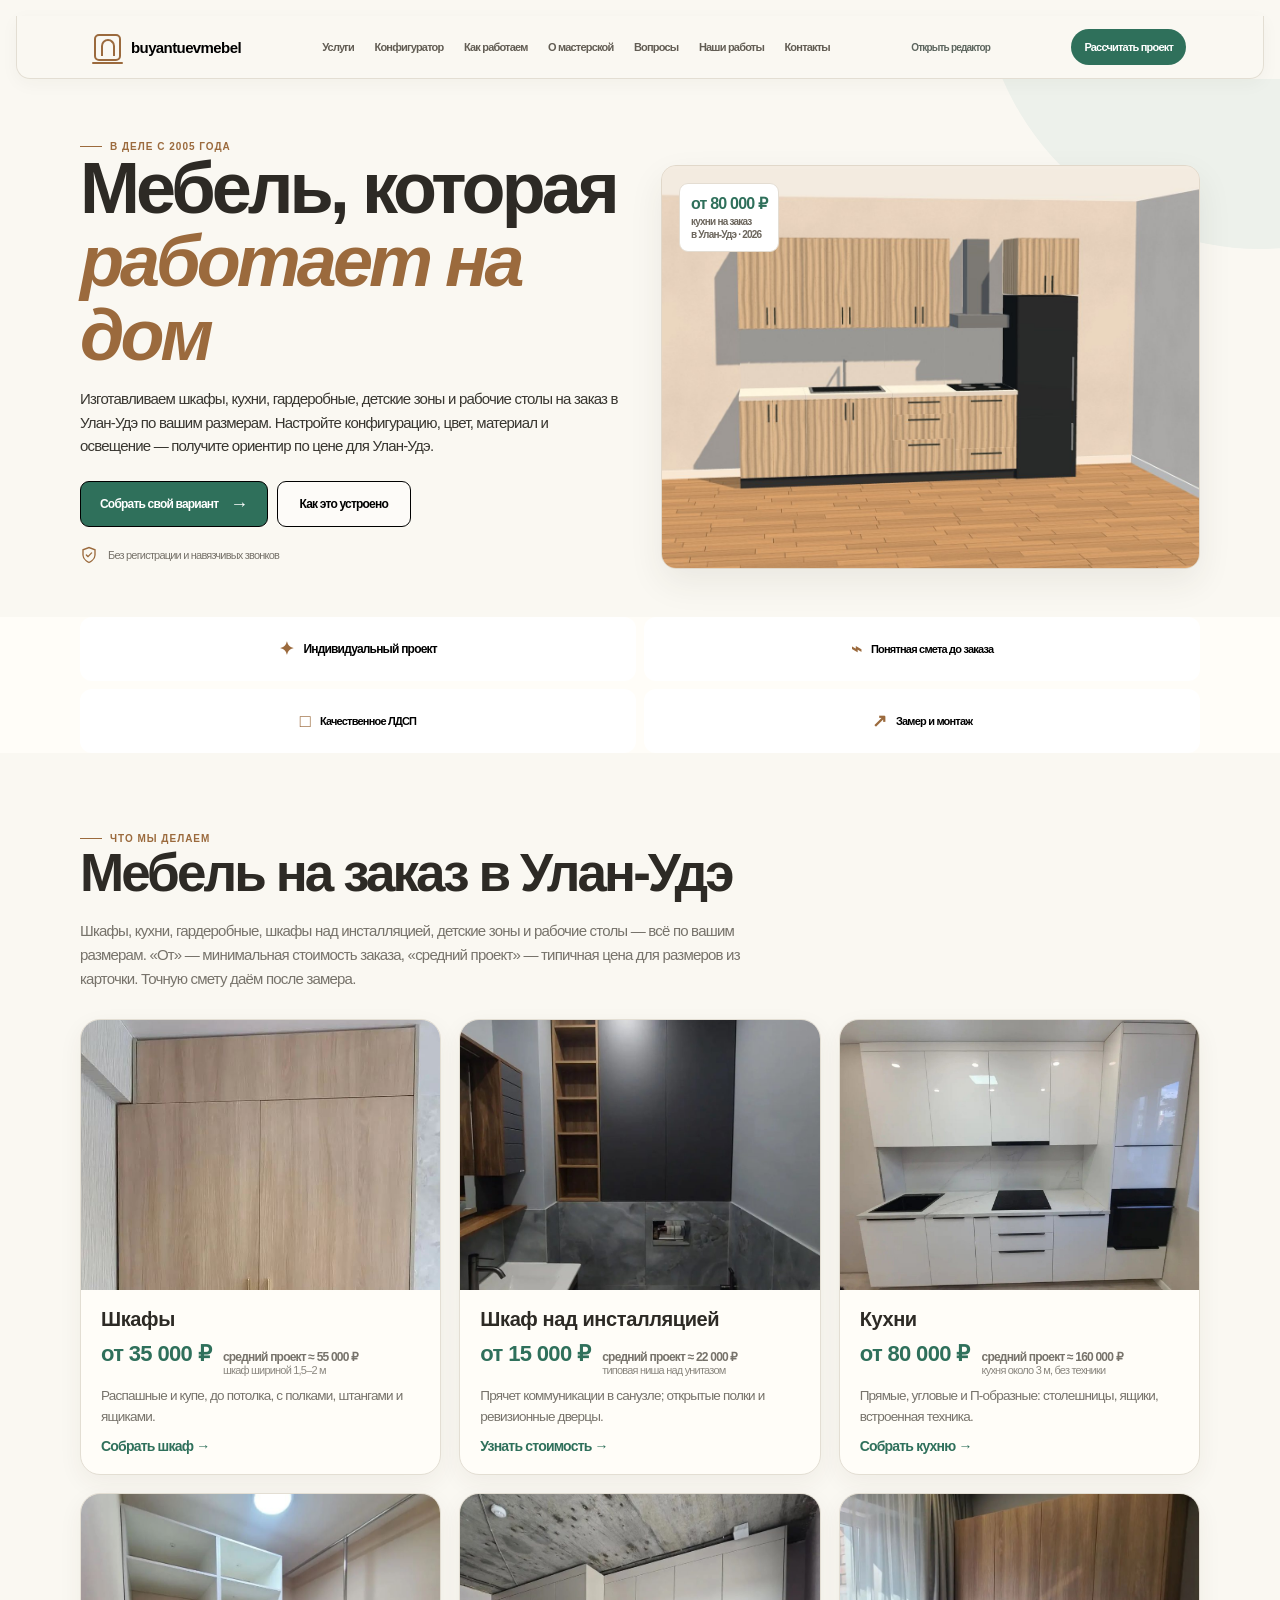
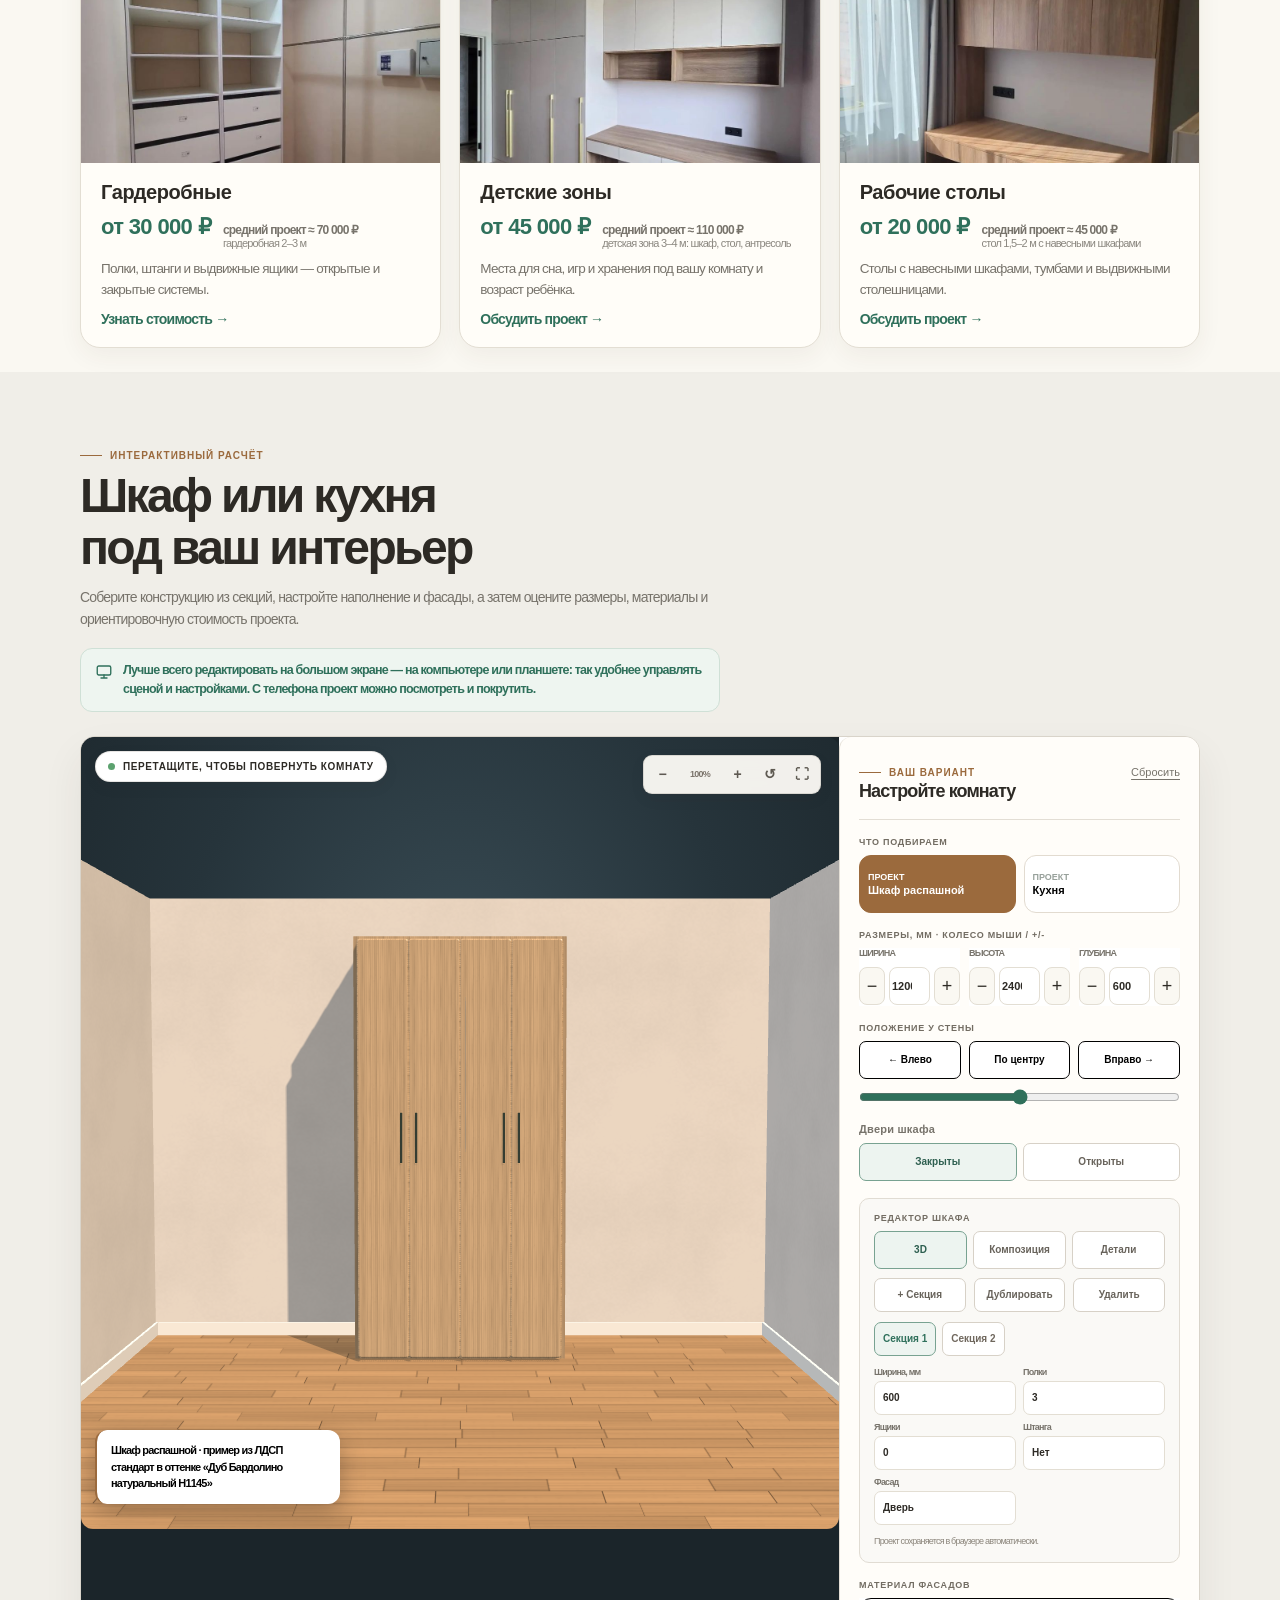
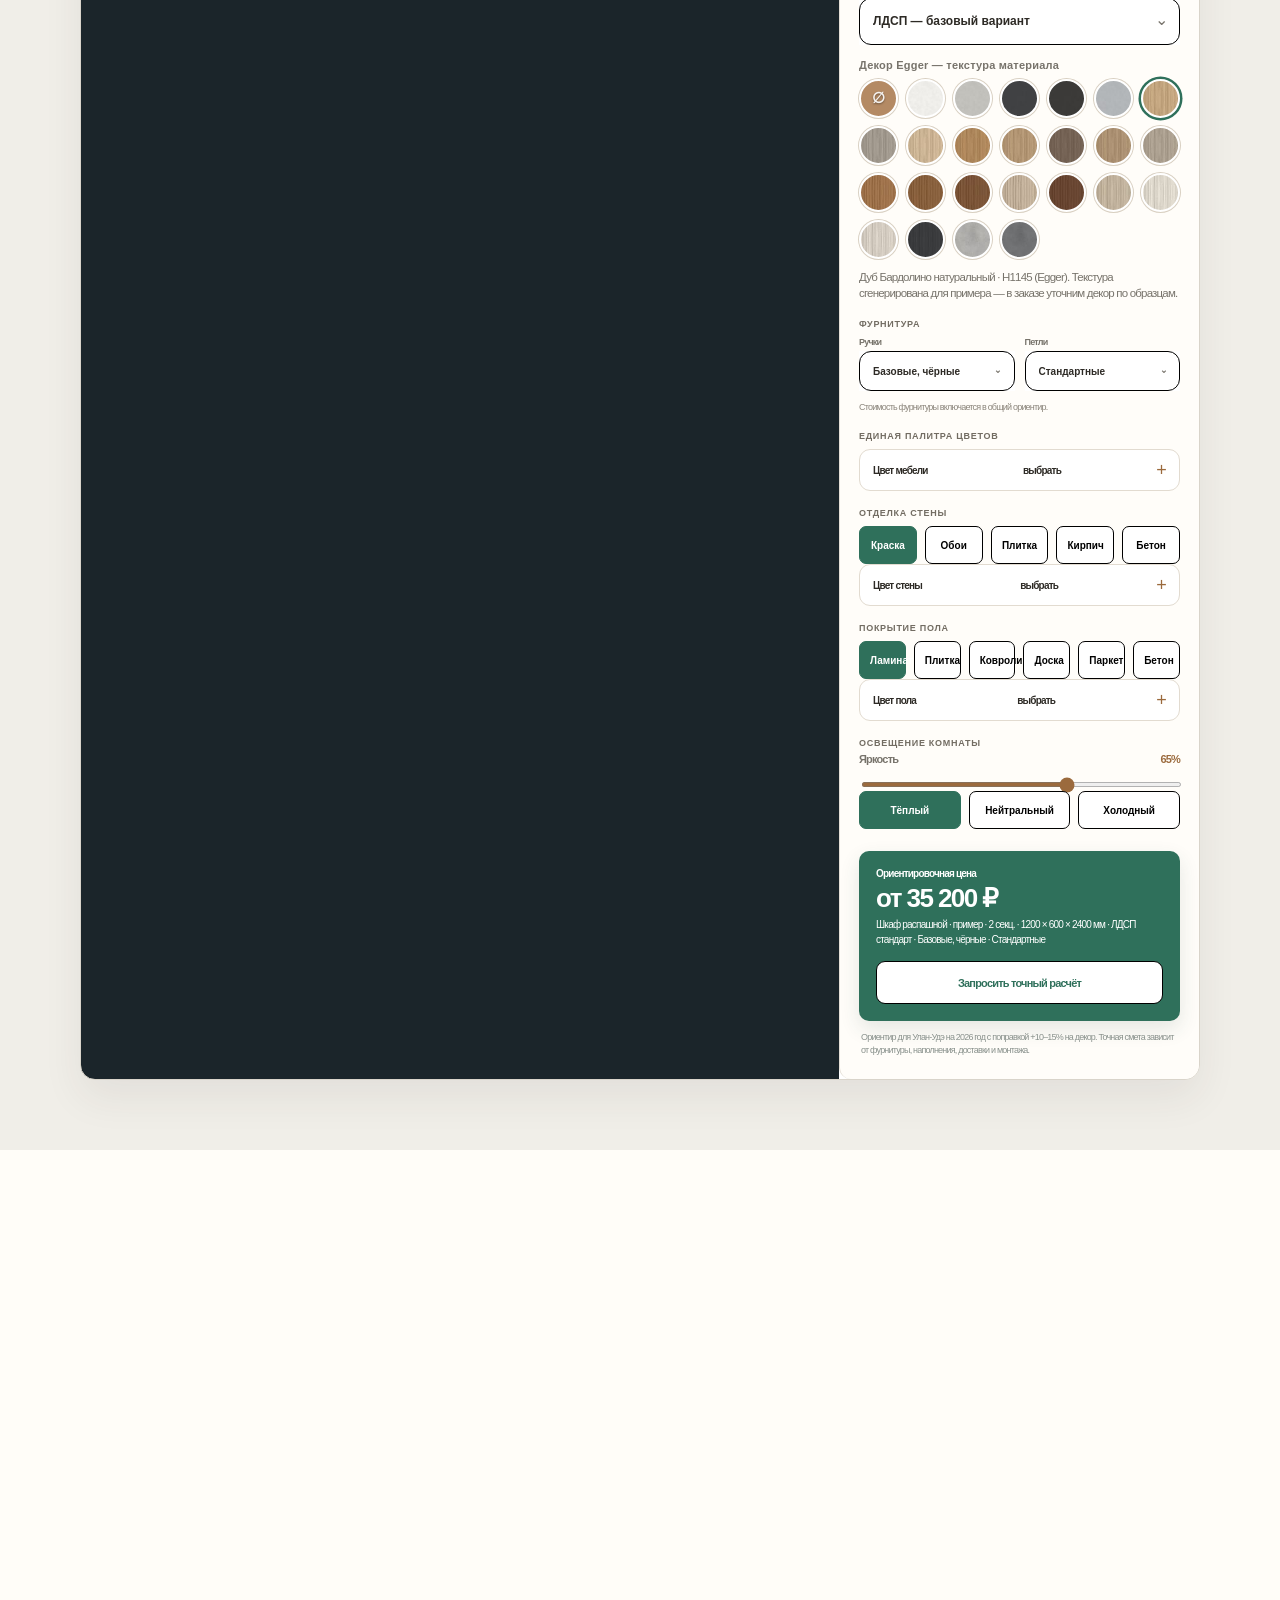
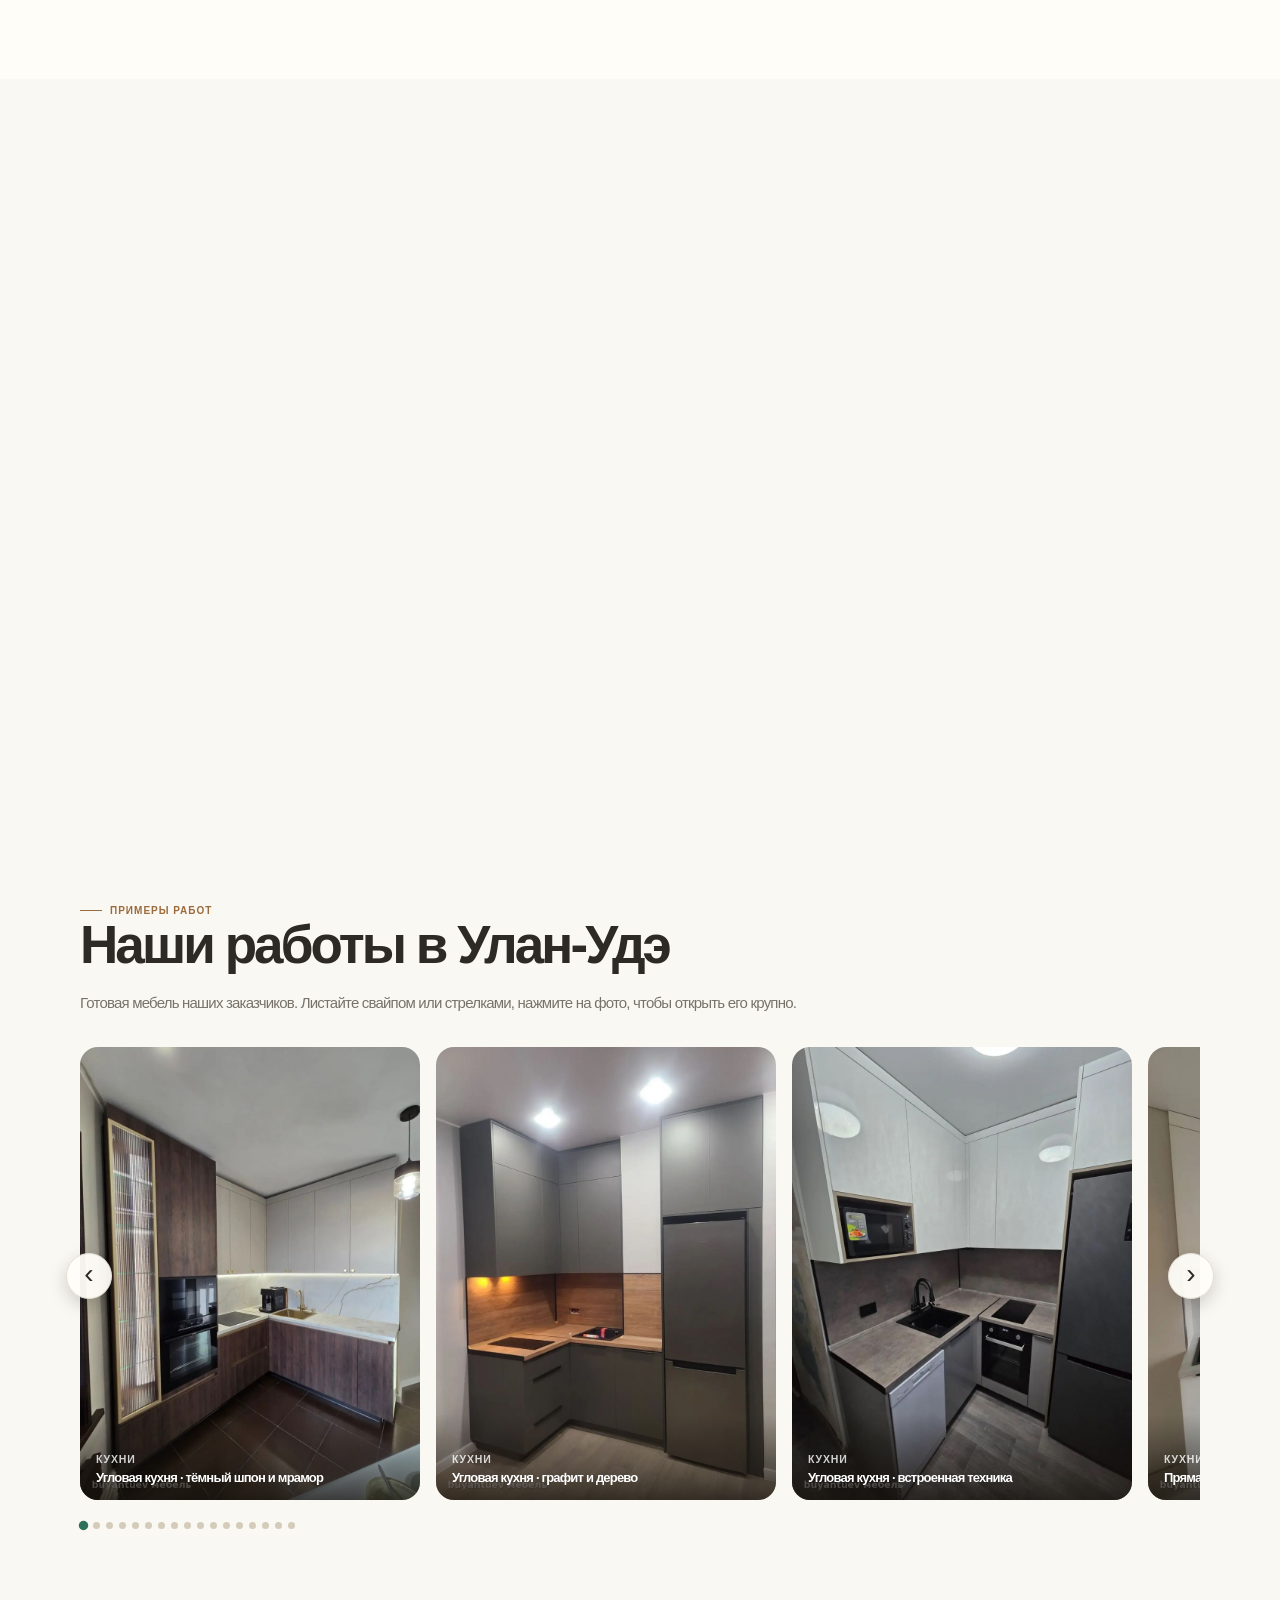
<file: index.html>
<!DOCTYPE html>
<html lang="ru">
<head>
  <meta charset="UTF-8" />
  <meta name="viewport" content="width=device-width, initial-scale=1.0" />
  <meta http-equiv="Content-Security-Policy" content="default-src 'self'; script-src 'self' https://mc.yandex.ru https://yastatic.net; style-src 'self' 'unsafe-inline' https://fonts.googleapis.com; font-src https://fonts.gstatic.com; img-src 'self' data: blob: https://mc.yandex.ru; connect-src 'self' https://mc.yandex.ru https://mc.webvisor.com https://mc.webvisor.org https://yastatic.net; media-src 'none'; object-src 'none'; child-src blob: https://mc.yandex.ru https://mc.webvisor.com https://mc.webvisor.org; frame-src blob: https://mc.yandex.ru https://mc.webvisor.com https://mc.webvisor.org; base-uri 'self'; form-action 'self'; worker-src 'self' blob:" />
  <meta name="referrer" content="strict-origin-when-cross-origin" />
  <script src="js/guard.js"></script>
  <script src="js/metrika.js" defer></script>
  <meta name="description" content="Мебель на заказ в Улан-Удэ от мастерской buyantuev с 2005 года: шкафы от 35 000 ₽, кухни от 80 000 ₽, гардеробные от 30 000 ₽, шкафы над инсталляцией от 15 000 ₽, детские зоны и рабочие столы. 3D-конфигуратор и расчёт цены онлайн." />
  <meta name="keywords" content="мебель на заказ Улан-Удэ, шкаф на заказ Улан-Удэ, кухня на заказ Улан-Удэ, гардеробная на заказ Улан-Удэ, шкаф над инсталляцией, шкаф в санузел, шкаф-купе Улан-Удэ, распашной шкаф на заказ, корпусная мебель Улан-Удэ, детская мебель на заказ, детская зона, рабочий стол на заказ, мебель по индивидуальным размерам, кухни Улан-Удэ цены, шкафы Улан-Удэ цены, конфигуратор шкафа 3D, конфигуратор кухни онлайн, мебель Бурятия, мебельная мастерская Улан-Удэ, buyantuevmebel" />
  <title>Мебель на заказ в Улан-Удэ — шкафы, кухни, гардеробные | buyantuevmebel</title>
  <meta name="robots" content="index, follow, max-image-preview:large" />
  <meta name="geo.region" content="RU-BU" />
  <meta name="geo.placename" content="Улан-Удэ" />
  <meta name="author" content="buyantuevmebel" />
  <meta name="format-detection" content="telephone=yes" />
  <meta property="og:type" content="website" />
  <meta property="og:locale" content="ru_RU" />
  <meta property="og:site_name" content="buyantuevmebel" />
  <meta property="og:title" content="Мебель на заказ в Улан-Удэ — шкафы, кухни, гардеробные" />
  <meta property="og:description" content="Шкафы от 35 000 ₽, кухни от 80 000 ₽, гардеробные от 30 000 ₽. 3D-конфигуратор: соберите мебель и узнайте цену онлайн." />
  <meta property="og:url" content="https://buyantuevmebel.ru/" />
  <meta property="og:image" content="https://buyantuevmebel.ru/og-cover.jpg" />
  <meta name="twitter:card" content="summary_large_image" />
  <link rel="canonical" href="https://buyantuevmebel.ru/" />
  <link rel="icon" href="/favicon.svg" type="image/svg+xml" sizes="any" />
  <!-- Яндекс.Вебмастер / Google Search Console: вставьте сюда мета-тег подтверждения владения сайтом -->
  <!-- <meta name="yandex-verification" content="КОД" /> -->
  <!-- <meta name="google-site-verification" content="КОД" /> -->
  <script type="application/ld+json">
  {"@context":"https://schema.org","@graph":[{"@type":"FurnitureStore","@id":"https://buyantuevmebel.ru/#business","name":"buyantuevmebel","description":"Мебель на заказ в Улан-Удэ: шкафы, кухни, гардеробные, шкафы над инсталляцией, детские зоны и рабочие столы по индивидуальным размерам.","url":"https://buyantuevmebel.ru/","image":"https://buyantuevmebel.ru/og-cover.jpg","telephone":"+79243942160","foundingDate":"2005","priceRange":"от 15 000 ₽","areaServed":{"@type":"City","name":"Улан-Удэ"},"address":{"@type":"PostalAddress","addressLocality":"Улан-Удэ","addressRegion":"Республика Бурятия","addressCountry":"RU"},"sameAs":["https://t.me/AldarBuyantuev","https://www.instagram.com/mebel_buyantuev"],"makesOffer":[{"@type":"Offer","name":"Шкафы на заказ","priceCurrency":"RUB","price":"35000","priceSpecification":{"@type":"PriceSpecification","priceCurrency":"RUB","minPrice":35000}},{"@type":"Offer","name":"Шкаф над инсталляцией на заказ","priceCurrency":"RUB","price":"15000","priceSpecification":{"@type":"PriceSpecification","priceCurrency":"RUB","minPrice":15000}},{"@type":"Offer","name":"Кухни на заказ","priceCurrency":"RUB","price":"80000","priceSpecification":{"@type":"PriceSpecification","priceCurrency":"RUB","minPrice":80000}},{"@type":"Offer","name":"Гардеробные на заказ","priceCurrency":"RUB","price":"30000","priceSpecification":{"@type":"PriceSpecification","priceCurrency":"RUB","minPrice":30000}},{"@type":"Offer","name":"Детские зоны на заказ","priceCurrency":"RUB","price":"45000","priceSpecification":{"@type":"PriceSpecification","priceCurrency":"RUB","minPrice":45000}},{"@type":"Offer","name":"Рабочие столы на заказ","priceCurrency":"RUB","price":"20000","priceSpecification":{"@type":"PriceSpecification","priceCurrency":"RUB","minPrice":20000}}],"alternateName":"buyantuev мебель"},{"@type":"WebSite","@id":"https://buyantuevmebel.ru/#site","url":"https://buyantuevmebel.ru/","name":"buyantuevmebel","inLanguage":"ru-RU","alternateName":["buyantuev мебель","buyantuevmebel.ru"]}]}
  </script>

  <link rel="preconnect" href="https://fonts.googleapis.com" />
  <link rel="preconnect" href="https://fonts.gstatic.com" crossorigin />
  <meta name="theme-color" content="#f7f6f2" />
  <link rel="stylesheet" href="css/site.css" />
</head>
<body>
  <noscript><div><img src="https://mc.yandex.ru/watch/113555961" style="position:absolute; left:-9999px;" alt="" /></div></noscript>
  <header class="site-header">
    <div class="container header-inner">
      <a class="brand" href="#top" aria-label="buyantuevmebel — на главную"><span class="brand-mark" aria-hidden="true"></span>buyantuevmebel</a>
      <nav class="desktop-nav" aria-label="Основная навигация">
        <a href="#products">Услуги</a>
        <a href="#configurator">Конфигуратор</a>
        <a href="#process">Как работаем</a>
        <a href="#about">О мастерской</a>
        <a href="#faq">Вопросы</a>
        <a href="#works">Наши работы</a>
        <a href="#contacts">Контакты</a>
      </nav>
      <a class="editor-link" href="editor.html#configurator">Открыть редактор</a><a class="header-cta" href="#contacts" data-contact-open>Рассчитать проект</a><button type="button" class="burger" id="burger" aria-label="Открыть меню" aria-expanded="false" aria-controls="mobileMenu"><span></span><span></span><span></span></button>
    </div>
    <nav class="mobile-menu" id="mobileMenu" aria-label="Меню" hidden>
      <a href="#products">Услуги</a>
      <a href="#configurator">Конфигуратор</a>
      <a href="#process">Как работаем</a>
      <a href="#about">О мастерской</a>
      <a href="#faq">Вопросы</a>
      <a href="#works">Наши работы</a>
      <a href="#contacts">Контакты</a>
      <a class="mm-editor" href="editor.html#configurator">Открыть редактор</a>
    </nav>
  </header>

  <main id="top">
    <section class="hero">
      <div class="container hero-grid">
        <div class="hero-copy">
          <span class="eyebrow">В деле с 2005 года</span>
          <h1>Мебель, которая <em>работает на дом</em></h1>
          <p class="lead">Изготавливаем шкафы, кухни, гардеробные, детские зоны и рабочие столы на заказ в Улан-Удэ по вашим размерам. Настройте конфигурацию, цвет, материал и освещение — получите ориентир по цене для Улан‑Удэ.</p>
          <div class="hero-actions">
            <a class="button-primary" href="#configurator">Собрать свой вариант <span class="arrow">→</span></a>
            <a class="button-ghost" href="#process">Как это устроено</a>
          </div>
          <div class="hero-note">
            <svg width="18" height="18" viewBox="0 0 24 24" fill="none" aria-hidden="true"><path d="M12 22s8-3.5 8-10V5l-8-3-8 3v7c0 6.5 8 10 8 10Z" stroke="currentColor" stroke-width="1.8"/><path d="m8.5 12 2.2 2.2 4.8-5" stroke="currentColor" stroke-width="1.8" stroke-linecap="round" stroke-linejoin="round"/></svg>
            <span>Без регистрации и навязчивых звонков</span>
          </div>
        </div>
        <div class="hero-card">
          <img class="hero-photo" src="img/hero-kitchen.jpg" width="1200" height="900" alt="Белая глянцевая кухня на заказ в Улан-Удэ" fetchpriority="high" decoding="async" draggable="false">
          <div class="hero-sticker"><b>от 80 000 ₽</b>кухни на заказ<br>в Улан‑Удэ · 2026</div>
        </div>
      </div>
    </section>

    <div class="trust-strip" aria-label="Преимущества">
      <div class="container"><ul class="trust-list">
        <li><span class="trust-icon">✦</span>Индивидуальный проект</li>
        <li><span class="trust-icon">⌁</span>Понятная смета до заказа</li>
        <li><span class="trust-icon">□</span>Качественное ЛДСП</li>
        <li><span class="trust-icon">↗</span>Замер и монтаж</li>
      </ul></div>
    </div>

        <section class="products" id="products" aria-labelledby="productsTitle">
      <div class="container">
        <span class="eyebrow">Что мы делаем</span>
        <h2 id="productsTitle">Мебель на заказ в Улан-Удэ</h2>
        <p class="section-lead">Шкафы, кухни, гардеробные, шкафы над инсталляцией, детские зоны и рабочие столы — всё по вашим размерам. «От» — минимальная стоимость заказа, «средний проект» — типичная цена для размеров из карточки. Точную смету даём после замера.</p>
        <!-- Цены «от» — ваши. «Средний проект» — ориентир, подставьте свои значения. -->
        <div class="product-grid">
          <article class="product-card">
            <img class="pc-media" src="works/shkaf-raspashnoj-shpon-dub.jpg" width="900" height="1200" loading="lazy" decoding="async" draggable="false" alt="Шкаф на заказ в Улан-Удэ — распашной шкаф с фасадами под дуб">
            <div class="pc-body"><h3>Шкафы</h3>
              <div class="pc-price"><b>от 35 000 ₽</b><span>средний проект ≈ 55 000 ₽<small>шкаф шириной 1,5–2 м</small></span></div>
              <p>Распашные и купе, до потолка, с полками, штангами и ящиками.</p>
              <a class="pc-link" href="#configurator" data-open-product="wardrobe">Собрать шкаф <span aria-hidden="true">→</span></a></div>
          </article>
          <article class="product-card">
            <img class="pc-media" src="works/shkaf-nad-installyaciej-derevo.jpg" width="900" height="1200" loading="lazy" decoding="async" draggable="false" alt="Шкаф над инсталляцией в санузле на заказ в Улан-Удэ">
            <div class="pc-body"><h3>Шкаф над инсталляцией</h3>
              <div class="pc-price"><b>от 15 000 ₽</b><span>средний проект ≈ 22 000 ₽<small>типовая ниша над унитазом</small></span></div>
              <p>Прячет коммуникации в санузле; открытые полки и ревизионные дверцы.</p>
              <a class="pc-link" href="#contacts" data-contact-open>Узнать стоимость <span aria-hidden="true">→</span></a></div>
          </article>
          <article class="product-card">
            <img class="pc-media" src="works/kuhnya-belaya-glyanec.jpg" width="1200" height="900" loading="lazy" decoding="async" draggable="false" alt="Кухня на заказ в Улан-Удэ — белая глянцевая кухня с мраморным фартуком">
            <div class="pc-body"><h3>Кухни</h3>
              <div class="pc-price"><b>от 80 000 ₽</b><span>средний проект ≈ 160 000 ₽<small>кухня около 3 м, без техники</small></span></div>
              <p>Прямые, угловые и П-образные: столешницы, ящики, встроенная техника.</p>
              <a class="pc-link" href="#configurator" data-open-product="kitchen">Собрать кухню <span aria-hidden="true">→</span></a></div>
          </article>
          <article class="product-card">
            <img class="pc-media" src="works/garderobnaya-belaya-yashchiki.jpg" width="900" height="1200" loading="lazy" decoding="async" draggable="false" alt="Гардеробная на заказ в Улан-Удэ — полки и выдвижные ящики">
            <div class="pc-body"><h3>Гардеробные</h3>
              <div class="pc-price"><b>от 30 000 ₽</b><span>средний проект ≈ 70 000 ₽<small>гардеробная 2–3 м</small></span></div>
              <p>Полки, штанги и выдвижные ящики — открытые и закрытые системы.</p>
              <a class="pc-link" href="#contacts" data-contact-open>Узнать стоимость <span aria-hidden="true">→</span></a></div>
          </article>
          <article class="product-card">
            <img class="pc-media" src="works/detskaya-zona.jpg" width="900" height="1200" loading="lazy" decoding="async" draggable="false" alt="Детская зона на заказ в Улан-Удэ — шкаф, рабочий стол и антресоль">
            <div class="pc-body"><h3>Детские зоны</h3>
              <div class="pc-price"><b>от 45 000 ₽</b><span>средний проект ≈ 110 000 ₽<small>детская зона 3–4 м: шкаф, стол, антресоль</small></span></div>
              <p>Места для сна, игр и хранения под вашу комнату и возраст ребёнка.</p>
              <a class="pc-link" href="#contacts" data-contact-open>Обсудить проект <span aria-hidden="true">→</span></a></div>
          </article>
          <article class="product-card">
            <img class="pc-media" src="works/rabochij-stol-navesnoj-shkaf.jpg" width="900" height="1200" loading="lazy" decoding="async" draggable="false" alt="Рабочий стол с навесным шкафом на заказ в Улан-Удэ">
            <div class="pc-body"><h3>Рабочие столы</h3>
              <div class="pc-price"><b>от 20 000 ₽</b><span>средний проект ≈ 45 000 ₽<small>стол 1,5–2 м с навесными шкафами</small></span></div>
              <p>Столы с навесными шкафами, тумбами и выдвижными столешницами.</p>
              <a class="pc-link" href="#contacts" data-contact-open>Обсудить проект <span aria-hidden="true">→</span></a></div>
          </article>
        </div>
      </div>
    </section>

    <section class="configurator-section" id="configurator">
      <div class="container">
        <div class="configurator-intro">
          <span class="eyebrow">Интерактивный расчёт</span>
          <h2>Шкаф или кухня<br>под ваш интерьер</h2>
          <p class="lead">Соберите конструкцию из секций, настройте наполнение и фасады, а затем оцените размеры, материалы и ориентировочную стоимость проекта.</p>
          <p class="screen-tip"><svg width="18" height="18" viewBox="0 0 24 24" fill="none" aria-hidden="true"><rect x="3" y="4" width="18" height="12" rx="2" stroke="currentColor" stroke-width="1.8"/><path d="M8 20h8M12 16v4" stroke="currentColor" stroke-width="1.8" stroke-linecap="round"/></svg><span>Лучше всего редактировать на большом экране — на компьютере или планшете: так удобнее управлять сценой и настройками. С телефона проект можно посмотреть и покрутить.</span></p>
        </div>
        <div class="configurator-shell">
          <div class="scene-area">
              <div class="scene-label"><i></i><span>Перетащите, чтобы повернуть комнату</span></div>
              <div class="camera-tools" aria-label="Управление камерой"><button id="cameraMinus" type="button" aria-label="Уменьшить масштаб">−</button><output id="cameraZoomValue">100%</output><button id="cameraPlus" type="button" aria-label="Увеличить масштаб">+</button><button id="cameraReset" type="button" aria-label="Сбросить камеру">↺</button><button id="cameraFullscreen" type="button" aria-label="На весь экран">⛶</button></div>
            <div class="scene">
              <div class="wall" id="roomWall"></div>
              <div class="floor" id="roomFloor"></div>
              <div class="room-details" aria-hidden="true"><div class="ceiling-bulb"></div><div class="baseboard"></div><div class="rug"></div></div>
              <div class="scene-lighting" id="sceneLighting" aria-hidden="true"></div>
              <div class="furniture-shadow"></div>
              <canvas id="threeCanvas" aria-label="Интерактивная 3D-комната со шкафом (стрелки влево/вправо — повернуть)"></canvas>
            </div>
            <p class="scene-caption" id="sceneCaption">Шкаф из ЛДСП в оттенке «Дуб натуральный»</p>
          </div>
          <aside class="controls-panel" aria-label="Настройки конфигуратора">
            <div class="controls-head"><div><span class="eyebrow">Ваш вариант</span><h3>Настройте комнату</h3></div><button class="reset-button" id="resetButton" type="button">Сбросить</button></div>
            <div class="control-group">
              <span class="control-label">Что подбираем</span>
              <div class="product-tabs" id="productTabs">
                <button class="product-tab active" type="button" data-product="wardrobe"><span>ПРОЕКТ</span>Шкаф распашной</button>
                <button class="product-tab" type="button" data-product="kitchen"><span>ПРОЕКТ</span>Кухня</button>
              </div>
            </div>
            <div class="control-group">
              <span class="control-label">Размеры, мм · колесо мыши / +/-</span>
              <div class="dimension-grid" id="dimensionControls">
                <label><span>Ширина</span><button type="button" class="stepper" data-dim="width" data-step="-50">−</button><input id="widthInput" type="number" min="600" max="4000" step="50" value="1200"><button type="button" class="stepper" data-dim="width" data-step="50">+</button></label>
                <label><span>Высота</span><button type="button" class="stepper" data-dim="height" data-step="-50">−</button><input id="heightInput" type="number" min="700" max="3000" step="50" value="2400"><button type="button" class="stepper" data-dim="height" data-step="50">+</button></label>
                <label><span>Глубина</span><button type="button" class="stepper" data-dim="depth" data-step="-50">−</button><input id="depthInput" type="number" min="300" max="800" step="50" value="600"><button type="button" class="stepper" data-dim="depth" data-step="50">+</button></label>
              </div>
            </div>
            <div class="control-group" id="positionGroup">
              <span class="control-label">Положение у стены</span>
              <div class="shift-row"><button class="type-chip" type="button" id="shiftLeft">← Влево</button><button class="type-chip" type="button" id="shiftCenter">По центру</button><button class="type-chip" type="button" id="shiftRight">Вправо →</button></div>
              <input type="range" id="shiftRange" min="-100" max="100" step="5" value="0" aria-label="Сдвиг влево или вправо">
              <div class="doors-row" id="doorsRow"><span class="control-sub">Двери шкафа</span><div class="editor-modes"><button class="type-chip" type="button" data-doors="closed">Закрыты</button><button class="type-chip" type="button" data-doors="open">Открыты</button></div></div>
            </div>
            <div class="control-group" id="kitchenLayout" hidden>
              <span class="control-label">Планировка кухни</span>
              <div class="editor-modes" id="kitchenLayoutChips"><button class="type-chip" type="button" data-layout="straight">Прямая</button><button class="type-chip" type="button" data-layout="l">Угловая</button><button class="type-chip" type="button" data-layout="u">П-образная</button></div>
              <div class="section-settings" id="kitchenSettings"></div>
            </div>
            <div class="control-group editor-tools">
              <span class="control-label" id="editorTitle">Редактор шкафа</span>
              <div class="editor-modes" id="editorModes"><button class="type-chip active" type="button" data-mode="3d">3D</button><button class="type-chip" type="button" data-mode="compose">Композиция</button><button class="type-chip" type="button" data-mode="details">Детали</button></div>
              <div class="section-toolbar"><button class="button-ghost compact-button" id="addSection" type="button">+ Секция</button><button class="button-ghost compact-button" id="duplicateSection" type="button">Дублировать</button><button class="button-ghost compact-button" id="removeSection" type="button">Удалить</button></div>
              <div class="section-list" id="sectionList" aria-label="Секции шкафа"></div>
              <div class="section-settings" id="sectionSettings"></div>
              <p class="editor-hint" id="editorHint">Проект сохраняется в браузере автоматически.</p>
            </div>
            <div class="control-group">
              <label class="control-label" for="materialSelect">Материал фасадов</label>
              <div class="select-wrap"><select id="materialSelect" aria-label="Материал фасадов">
                <option value="ldsp">ЛДСП — базовый вариант</option>
                <option value="egger">ЛДСП Egger</option>
                <option value="mdf">МДФ в плёнке</option>
                <option value="enamel">МДФ эмаль матовая</option>
                <option value="veneer">Шпон натуральный</option>
              </select></div>
              <div class="decor-block"><span class="control-sub">Декор Egger — текстура материала</span><div class="decor-grid" id="decorGrid"></div><p class="decor-note" id="decorNote"></p></div>
            </div>
            <div class="control-group hardware-group">
              <span class="control-label">Фурнитура</span>
              <div class="hardware-grid"><label class="editor-field">Ручки<div class="select-wrap"><select id="handleSelect" aria-label="Тип ручек"><option value="basic">Базовые, чёрные</option><option value="profile">Профиль Gola</option><option value="brass">Латунные</option><option value="soft">Минималистичные</option></select></div></label><label class="editor-field">Петли<div class="select-wrap"><select id="hingeSelect" aria-label="Петли с доводчиками"><option value="standard">Стандартные</option><option value="softclose">С доводчиком</option><option value="premium">Премиум с доводчиком</option></select></div></label></div>
              <p class="editor-hint">Стоимость фурнитуры включается в общий ориентир.</p>
            </div>
            <div class="control-group">
              <span class="control-label">Единая палитра цветов</span>
              <details class="palette-menu">
                <summary>Цвет мебели <span>выбрать</span></summary>
                <div class="swatches color-wheel" id="furnitureSwatches" aria-label="Цвет мебели"></div>
              </details>
            </div>
            <div class="control-group">
              <span class="control-label">Отделка стены</span>
              <div class="wall-type-row" id="wallTypes">
                <button class="type-chip active" type="button" data-wall-type="paint">Краска</button>
                <button class="type-chip" type="button" data-wall-type="wallpaper">Обои</button>
                <button class="type-chip" type="button" data-wall-type="tile">Плитка</button><button class="type-chip" type="button" data-wall-type="brick">Кирпич</button><button class="type-chip" type="button" data-wall-type="concrete">Бетон</button>
              </div>
              <details class="palette-menu">
                <summary>Цвет стены <span>выбрать</span></summary>
                <div class="swatches color-wheel" id="wallSwatches" aria-label="Цвет стены"></div>
              </details>
            </div>
            <div class="control-group">
              <span class="control-label">Покрытие пола</span>
              <div class="wall-type-row" id="floorTypes">
                <button class="type-chip active" type="button" data-floor-type="laminate">Ламинат</button>
                <button class="type-chip" type="button" data-floor-type="tile">Плитка</button>
                <button class="type-chip" type="button" data-floor-type="carpet">Ковролин</button>
                <button class="type-chip" type="button" data-floor-type="wood">Доска</button><button class="type-chip" type="button" data-floor-type="parquet">Паркет</button><button class="type-chip" type="button" data-floor-type="concrete">Бетон</button>
              </div>
              <details class="palette-menu">
                <summary>Цвет пола <span>выбрать</span></summary>
                <div class="swatches color-wheel" id="floorSwatches" aria-label="Цвет пола"></div>
              </details>
            </div>
            <div class="control-group lighting-group">
              <span class="control-label">Освещение комнаты</span>
              <label class="range-label" for="lightRange"><span>Яркость</span><output id="lightValue">65%</output></label>
              <input id="lightRange" class="light-range" type="range" min="0" max="100" value="65">
              <div class="wall-type-row" id="lightTypes">
                <button class="type-chip active" type="button" data-light-type="warm">Тёплый</button>
                <button class="type-chip" type="button" data-light-type="neutral">Нейтральный</button>
                <button class="type-chip" type="button" data-light-type="cool">Холодный</button>
              </div>
            </div>
            <div class="estimate" aria-live="polite">
              <span class="estimate-note">Ориентировочная цена</span>
              <strong class="estimate-value" id="priceValue">от 47 900 ₽</strong>
              <span class="estimate-details" id="priceDetails">Шкаф · 1200 × 600 × 2400 мм · ЛДСП</span>
              <a href="#contacts" class="button-primary" data-contact-open>Запросить точный расчёт</a>
            </div>
            <p class="price-disclaimer" id="priceDisclaimer">Ориентир для Улан‑Удэ на 2026 год с поправкой +10–15% на декор. Точная смета зависит от фурнитуры, наполнения, доставки и монтажа.</p>
          </aside>
        </div>
      </div>
    </section>

    <section class="steps" id="process">
      <div class="container">
        <div class="section-heading"><h2>От идеи до готовой мебели — спокойно и прозрачно</h2><p class="lead">На этом месте можно позже описать ваш реальный процесс, сроки и условия работы.</p></div>
        <div class="steps-grid">
          <article class="step"><div class="step-number">01</div><h3>Обсуждаем задачу</h3><p>Вы присылаете размеры, фото и пожелания. Мы уточняем детали и помогаем с планировкой.</p></article>
          <article class="step"><div class="step-number">02</div><h3>Согласовываем проект</h3><p>Показываем материалы, наполнение и смету. Все ключевые решения фиксируем до запуска в работу.</p></article>
          <article class="step"><div class="step-number">03</div><h3>Изготавливаем и монтируем</h3><p>Привозим готовую мебель, аккуратно устанавливаем и оставляем пространство чистым.</p></article>
        </div>
      </div>
    </section>

    <section id="about">
      <div class="container about-grid">
        <div class="about-visual" aria-hidden="true"><div class="about-card"><strong>21 год</strong><span>создаём мебель и знаем производство изнутри</span></div></div>
        <div class="about-copy">
          <span class="eyebrow">О мастерской</span>
          <h2>buyantuevmebel — в деле с 2005 года</h2>
          <p class="lead">Проектируем и изготавливаем шкафы для домов и квартир в Улан‑Удэ. Работаем с понятными материалами, точными размерами и расчётом до запуска в производство.</p>
          <ul class="checks">
            <li>Шкафы по индивидуальным размерам</li>
            <li>Цвета из базового каталога и палитры декоров</li>
            <li>Замер, проектирование, изготовление и монтаж</li>
          </ul>
        </div>
      </div>
    </section>

    <section class="faq-section" id="faq">
      <div class="container faq-grid">
        <div><span class="eyebrow">Вопросы и ответы</span><h2>Всё важное — до заказа</h2></div>
        <div class="faq-list">
          <article class="faq-item"><button type="button" aria-expanded="false"><span>Можно заказать мебель по своим размерам?</span><span>+</span></button><div class="faq-answer"><p>Да. Конфигуратор помогает выбрать направление, а индивидуальные размеры и внутреннее наполнение обсуждаются перед подготовкой проекта.</p></div></article>
          <article class="faq-item"><button type="button" aria-expanded="false"><span>Какие цвета и материалы доступны?</span><span>+</span></button><div class="faq-answer"><p>В палитре есть базовые древесные декоры, нейтральные оттенки и основные цвета круга: красный, оранжевый, жёлтый, зелёный, голубой, синий, фиолетовый и розовый. По материалам предусмотрены ЛДСП, Egger, МДФ, эмаль и натуральный шпон.</p></div></article>
          <article class="faq-item"><button type="button" aria-expanded="false"><span>Как оформить заказ?</span><span>+</span></button><div class="faq-answer"><p>Достаточно написать в удобный мессенджер или позвонить. Нажмите «Связаться» и выберите удобный способ: телефон, Telegram, Instagram или MAX.</p></div></article>
        </div>
      </div>
    </section>

        <section class="works" id="works" aria-labelledby="worksTitle">
      <div class="container">
        <span class="eyebrow">Примеры работ</span>
        <h2 id="worksTitle">Наши работы в Улан-Удэ</h2>
        <p class="section-lead">Готовая мебель наших заказчиков. Листайте свайпом или стрелками, нажмите на фото, чтобы открыть его крупно.</p>
        <div class="carousel" id="worksCarousel" role="region" aria-roledescription="карусель" aria-label="Примеры работ">
          <div class="carousel-track" id="worksTrack" tabindex="0">
          <figure class="slide" data-cat="Кухни"><img src="works/kuhnya-uglovaya-temnyj-shpon-mramor.jpg" width="900" height="1200" loading="lazy" decoding="async" draggable="false" alt="Угловая кухня на заказ в Улан-Удэ: тёмный шпон и мраморный фартук"><figcaption><span>Кухни</span>Угловая кухня · тёмный шпон и мрамор</figcaption></figure>
          <figure class="slide" data-cat="Кухни"><img src="works/kuhnya-uglovaya-grafit-derevo.jpg" width="900" height="1200" loading="lazy" decoding="async" draggable="false" alt="Угловая кухня в графите с деревянным фартуком, Улан-Удэ"><figcaption><span>Кухни</span>Угловая кухня · графит и дерево</figcaption></figure>
          <figure class="slide" data-cat="Кухни"><img src="works/kuhnya-uglovaya-svetlaya-tehnika.jpg" width="900" height="1200" loading="lazy" decoding="async" draggable="false" alt="Светлая угловая кухня со встроенной техникой на заказ"><figcaption><span>Кухни</span>Угловая кухня · встроенная техника</figcaption></figure>
          <figure class="slide" data-cat="Кухни"><img src="works/kuhnya-pryamaya-belaya.jpg" width="900" height="1200" loading="lazy" decoding="async" draggable="false" alt="Прямая белая кухня на заказ в Улан-Удэ"><figcaption><span>Кухни</span>Прямая кухня · белые фасады</figcaption></figure>
          <figure class="slide" data-cat="Шкафы"><img src="works/shkaf-raspashnoj-shpon-dub.jpg" width="676" height="1500" loading="lazy" decoding="async" draggable="false" alt="Распашной шкаф на заказ в Улан-Удэ, фасады под дуб"><figcaption><span>Шкафы</span>Распашной шкаф · фасады под дуб</figcaption></figure>
          <figure class="slide" data-cat="Шкафы"><img src="works/shkaf-raspashnoj-do-potolka.jpg" width="900" height="1200" loading="lazy" decoding="async" draggable="false" alt="Распашной шкаф до потолка в прихожую, Улан-Удэ"><figcaption><span>Шкафы</span>Шкаф до потолка в прихожей</figcaption></figure>
          <figure class="slide" data-cat="Шкафы"><img src="works/shkaf-vo-vsyu-stenu.jpg" width="900" height="1200" loading="lazy" decoding="async" draggable="false" alt="Шкаф на всю стену в коридоре на заказ"><figcaption><span>Шкафы</span>Шкаф на всю стену</figcaption></figure>
          <figure class="slide" data-cat="Шкафы"><img src="works/shkaf-prihozhaya-zona.jpg" width="900" height="1200" loading="lazy" decoding="async" draggable="false" alt="Шкаф с прихожей зоной и лавкой на заказ"><figcaption><span>Шкафы</span>Шкаф с прихожей зоной</figcaption></figure>
          <figure class="slide" data-cat="Шкафы"><img src="works/shkaf-kupe-zerkalo.jpg" width="900" height="1200" loading="lazy" decoding="async" draggable="false" alt="Шкаф-купе с зеркалом на заказ в Улан-Удэ"><figcaption><span>Шкафы</span>Шкаф-купе с зеркалом</figcaption></figure>
          <figure class="slide" data-cat="Гардеробные"><img src="works/garderobnaya-belaya-yashchiki.jpg" width="900" height="1200" loading="lazy" decoding="async" draggable="false" alt="Гардеробная с ящиками и полками на заказ в Улан-Удэ"><figcaption><span>Гардеробные</span>Гардеробная · полки и ящики</figcaption></figure>
          <figure class="slide" data-cat="Гардеробные"><img src="works/shkaf-shtanga-yashchiki-vnutri.jpg" width="900" height="1200" loading="lazy" decoding="async" draggable="false" alt="Наполнение шкафа: штанга и выдвижные ящики"><figcaption><span>Гардеробные</span>Наполнение · штанга и ящики</figcaption></figure>
          <figure class="slide" data-cat="Над инсталляцией"><img src="works/shkaf-nad-installyaciej-derevo.jpg" width="900" height="1200" loading="lazy" decoding="async" draggable="false" alt="Шкаф над инсталляцией в санузле на заказ"><figcaption><span>Над инсталляцией</span>Шкаф над инсталляцией · дерево</figcaption></figure>
          <figure class="slide" data-cat="Над инсталляцией"><img src="works/shkaf-nad-installyaciej-fasady.jpg" width="900" height="1200" loading="lazy" decoding="async" draggable="false" alt="Шкаф над инсталляцией с фасадами под дерево, Улан-Удэ"><figcaption><span>Над инсталляцией</span>Шкаф над инсталляцией · фасады под дерево</figcaption></figure>
          <figure class="slide" data-cat="Рабочие столы"><img src="works/rabochij-stol-navesnoj-shkaf.jpg" width="900" height="1200" loading="lazy" decoding="async" draggable="false" alt="Рабочий стол с навесным шкафом у окна на заказ"><figcaption><span>Рабочие столы</span>Рабочий стол с навесным шкафом</figcaption></figure>
          <figure class="slide" data-cat="Рабочие столы"><img src="works/rabochaya-zona-vydvizhnaya-stoleshnica.jpg" width="900" height="1200" loading="lazy" decoding="async" draggable="false" alt="Рабочая зона с выдвижной столешницей на заказ"><figcaption><span>Рабочие столы</span>Рабочая зона · выдвижная столешница</figcaption></figure>
          <figure class="slide" data-cat="Рабочие столы"><img src="works/rabochij-stol-i-shkaf.jpg" width="900" height="1200" loading="lazy" decoding="async" draggable="false" alt="Рабочий стол и навесной шкаф в комнате на заказ"><figcaption><span>Рабочие столы</span>Рабочий стол и навесной шкаф</figcaption></figure>
          <figure class="slide" data-cat="Детские зоны"><img src="works/detskaya-zona.jpg" width="900" height="1200" loading="lazy" decoding="async" draggable="false" alt="Детская зона на заказ в Улан-Удэ: шкаф до потолка, рабочий стол и навесные шкафы"><figcaption><span>Детские зоны</span>Детская · шкаф, стол и антресоль</figcaption></figure>
          </div>
          <button type="button" class="car-btn prev" id="worksPrev" aria-label="Предыдущее фото">‹</button>
          <button type="button" class="car-btn next" id="worksNext" aria-label="Следующее фото">›</button>
        </div>
        <div class="carousel-foot"><div class="car-dots" id="worksDots" aria-hidden="true"></div></div>
      </div>
    </section>
    <dialog class="lightbox" id="lightbox" aria-label="Просмотр фото">
      <button type="button" class="lb-close" id="lbClose" aria-label="Закрыть">×</button>
      <button type="button" class="lb-nav lb-prev" id="lbPrev" aria-label="Предыдущее фото">‹</button>
      <img id="lbImg" alt="" draggable="false">
      <button type="button" class="lb-nav lb-next" id="lbNext" aria-label="Следующее фото">›</button>
      <p class="lb-cap" id="lbCap"></p>
    </dialog>

    <section class="contact-section" id="contacts">
      <div class="container"><div class="contact-card">
        <div><span class="eyebrow">buyantuevmebel · с 2005 года</span><h2>Давайте создадим шкаф для вашего дома</h2><p>Позвоните или напишите в удобный мессенджер — обсудим размеры, материалы и сроки. Регистрация не нужна.</p></div>
        <div class="contact-actions"><button type="button" class="button-primary" data-contact-open>Связаться с мастером</button></div>
        <ul class="contact-links"><li><a href="tel:+79243942160">+7 924 394-21-60</a></li><li><a href="https://t.me/AldarBuyantuev" target="_blank" rel="noopener noreferrer">Telegram · @AldarBuyantuev</a></li><li><a href="https://www.instagram.com/mebel_buyantuev?stkn=MWR6aDJjdzdsMWsxbg==" target="_blank" rel="noopener noreferrer">Instagram · @mebel_buyantuev</a></li><li><span>MAX · +7 924 394-21-60</span></li></ul>
        <p class="cm-note">Instagram принадлежит компании Meta, признанной экстремистской организацией и запрещённой на территории РФ.</p>
      </div></div>
    </section>
  </main>

  <footer><div class="container footer-inner"><a class="brand" href="#top"><span class="brand-mark" aria-hidden="true"></span>buyantuevmebel</a><span>© <span id="currentYear"></span> · В деле с 2005 года</span><div class="footer-links"><a href="#configurator">Конфигуратор</a><a href="#contacts" data-contact-open>Контакты</a></div></div><div class="container footer-contacts"><a href="tel:+79243942160">+7 924 394-21-60</a><a href="https://t.me/AldarBuyantuev" target="_blank" rel="noopener noreferrer">Telegram</a><a href="https://www.instagram.com/mebel_buyantuev?stkn=MWR6aDJjdzdsMWsxbg==" target="_blank" rel="noopener noreferrer">Instagram*</a><a href="#works">Наши работы</a><a href="#products">Что мы делаем</a></div></footer>

  <dialog class="contact-modal" id="contactModal" aria-labelledby="contactModalTitle">
    <div class="cm-sheet">
      <span class="cm-grab" aria-hidden="true"></span>
      <button type="button" class="cm-close" id="contactClose" aria-label="Закрыть окно">
        <svg width="18" height="18" viewBox="0 0 24 24" fill="none" aria-hidden="true"><path d="M6 6l12 12M18 6 6 18" stroke="currentColor" stroke-width="2" stroke-linecap="round"/></svg>
      </button>
      <span class="eyebrow">buyantuevmebel</span>
      <h2 id="contactModalTitle">Связаться с мастером</h2>
      <p class="cm-lead">Выберите удобный способ: позвоните или напишите в мессенджер — обсудим размеры, материалы и сроки.</p>
      <div class="cm-list" id="contactList"></div>
      <p class="cm-note">Instagram принадлежит компании Meta, признанной экстремистской организацией и запрещённой на территории РФ.</p>
    </div>
  </dialog>

  <script src="js/textures.js"></script>
  <script src="js/app.js"></script>
<script type="module" src="js/three-editor.js"></script>
  
  <script src="js/contacts.js"></script>
  <script src="js/gallery.js"></script>
  <script src="js/menu.js"></script>
</body>
</html>
</file>
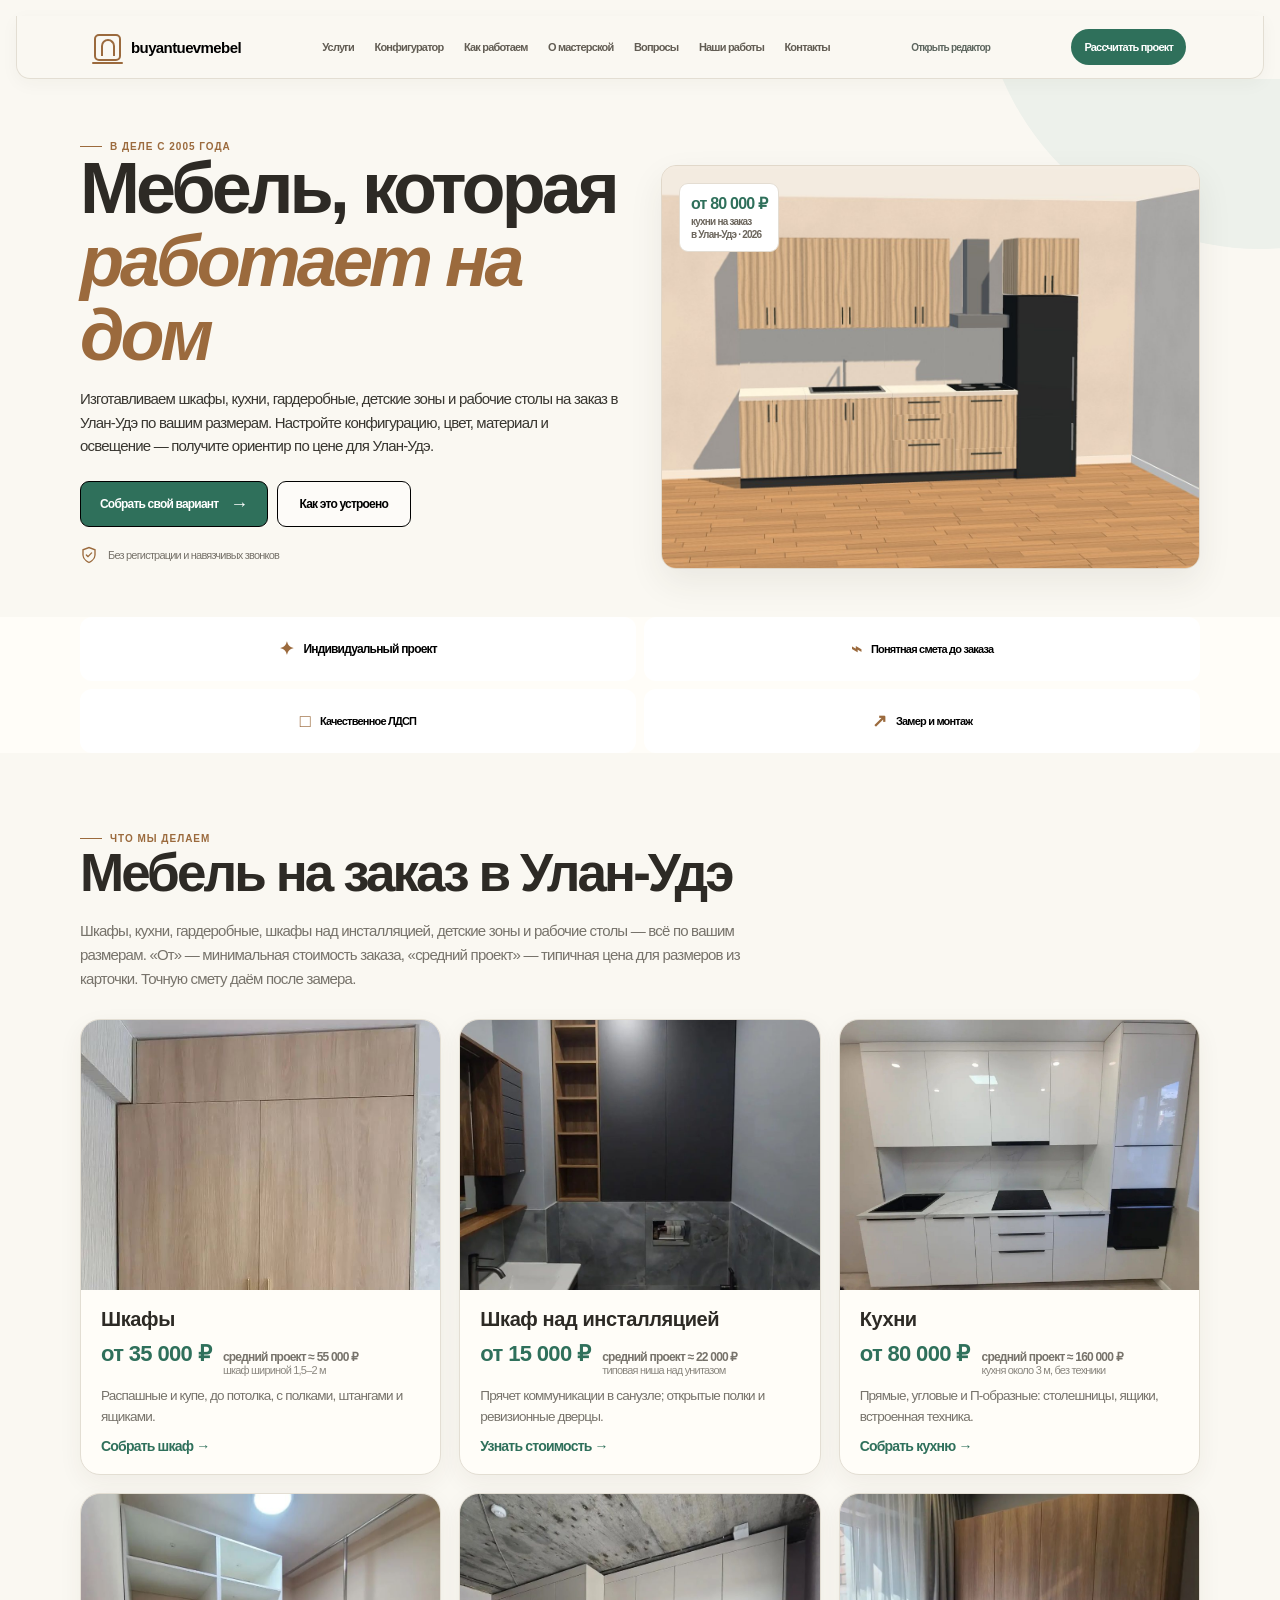
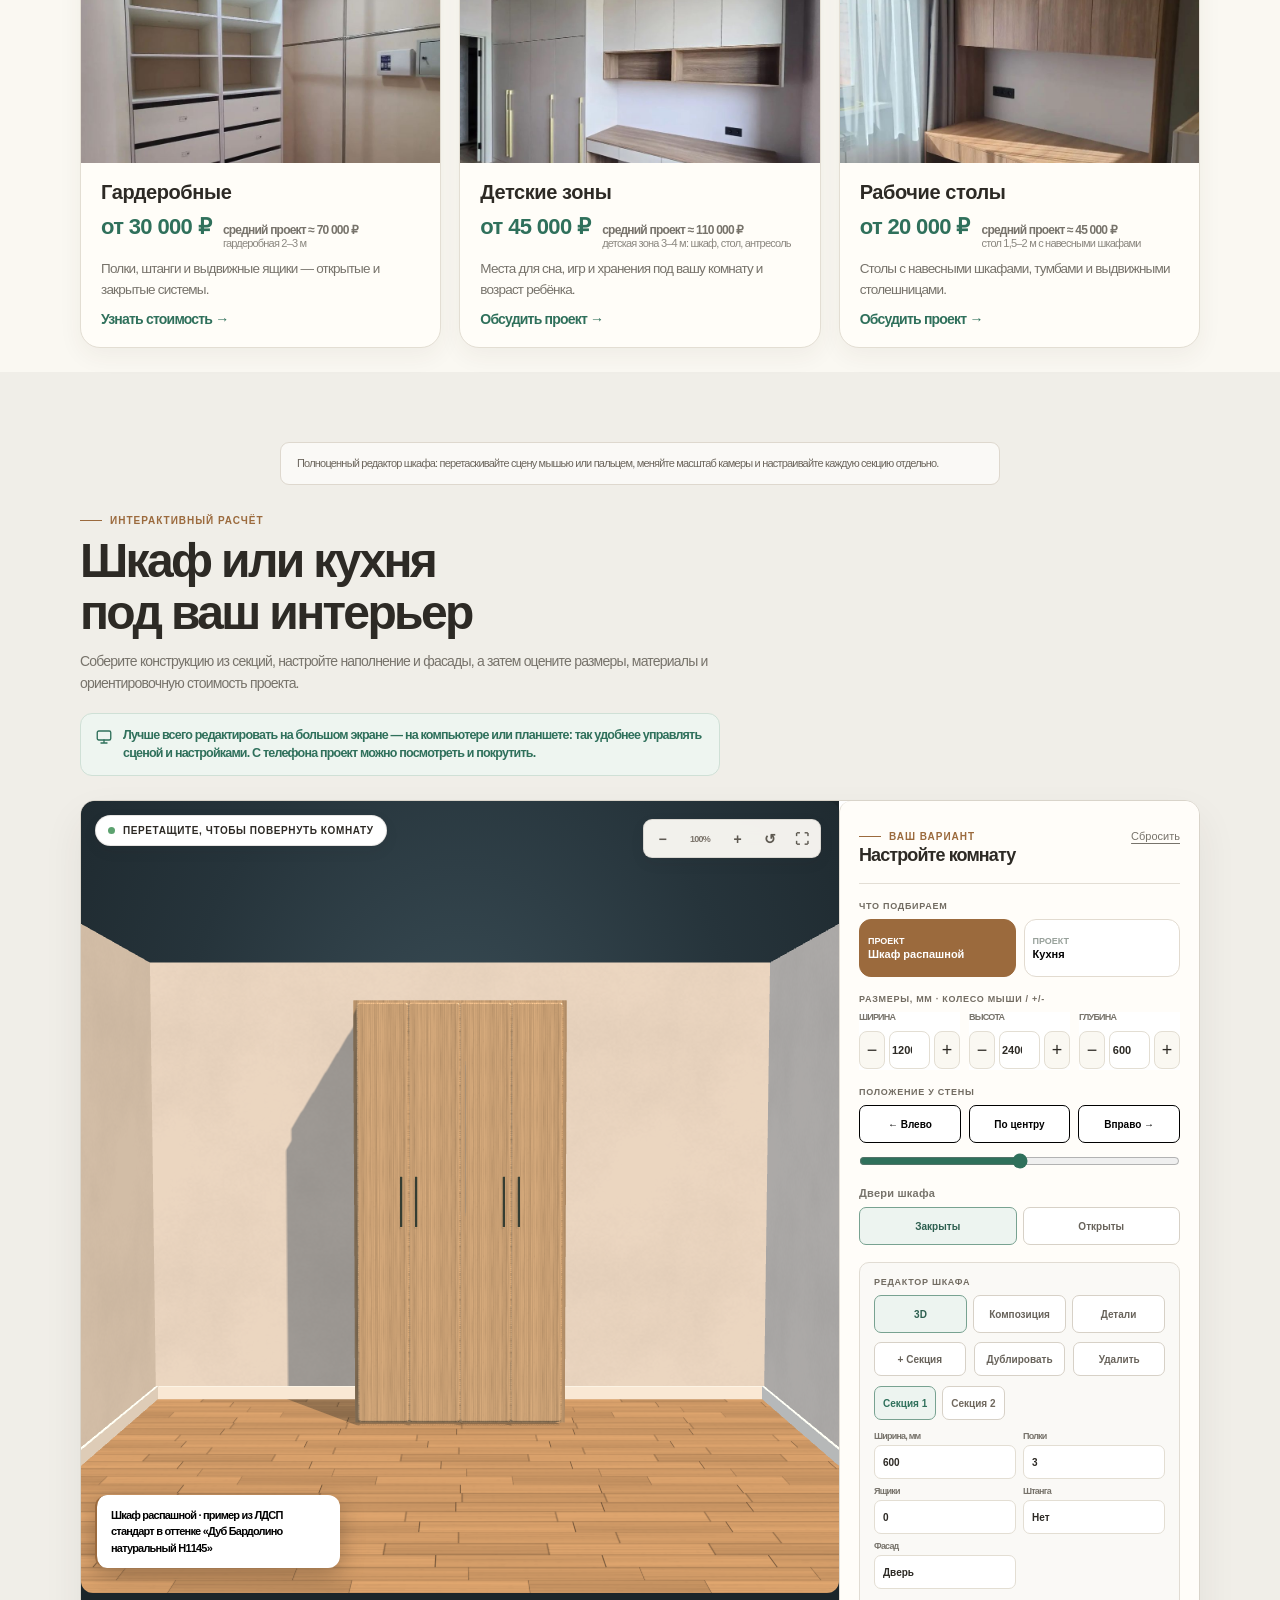
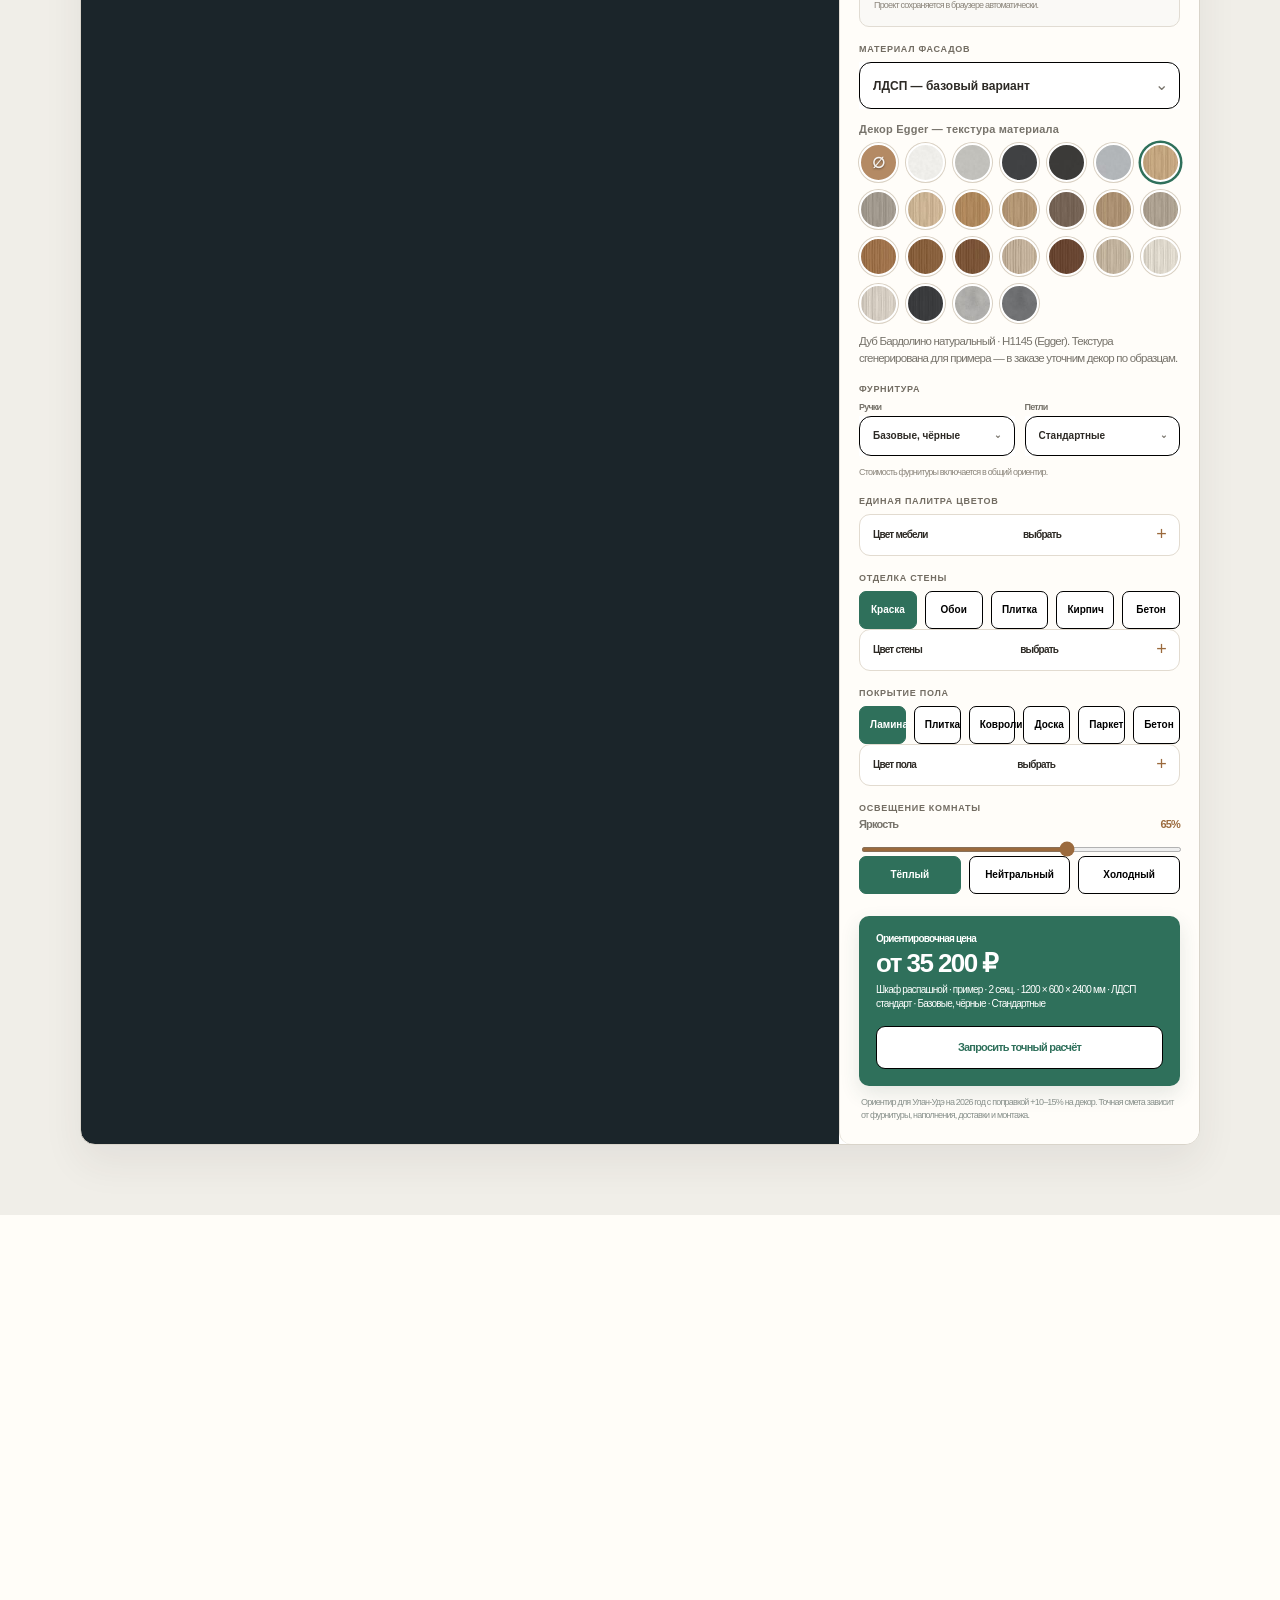
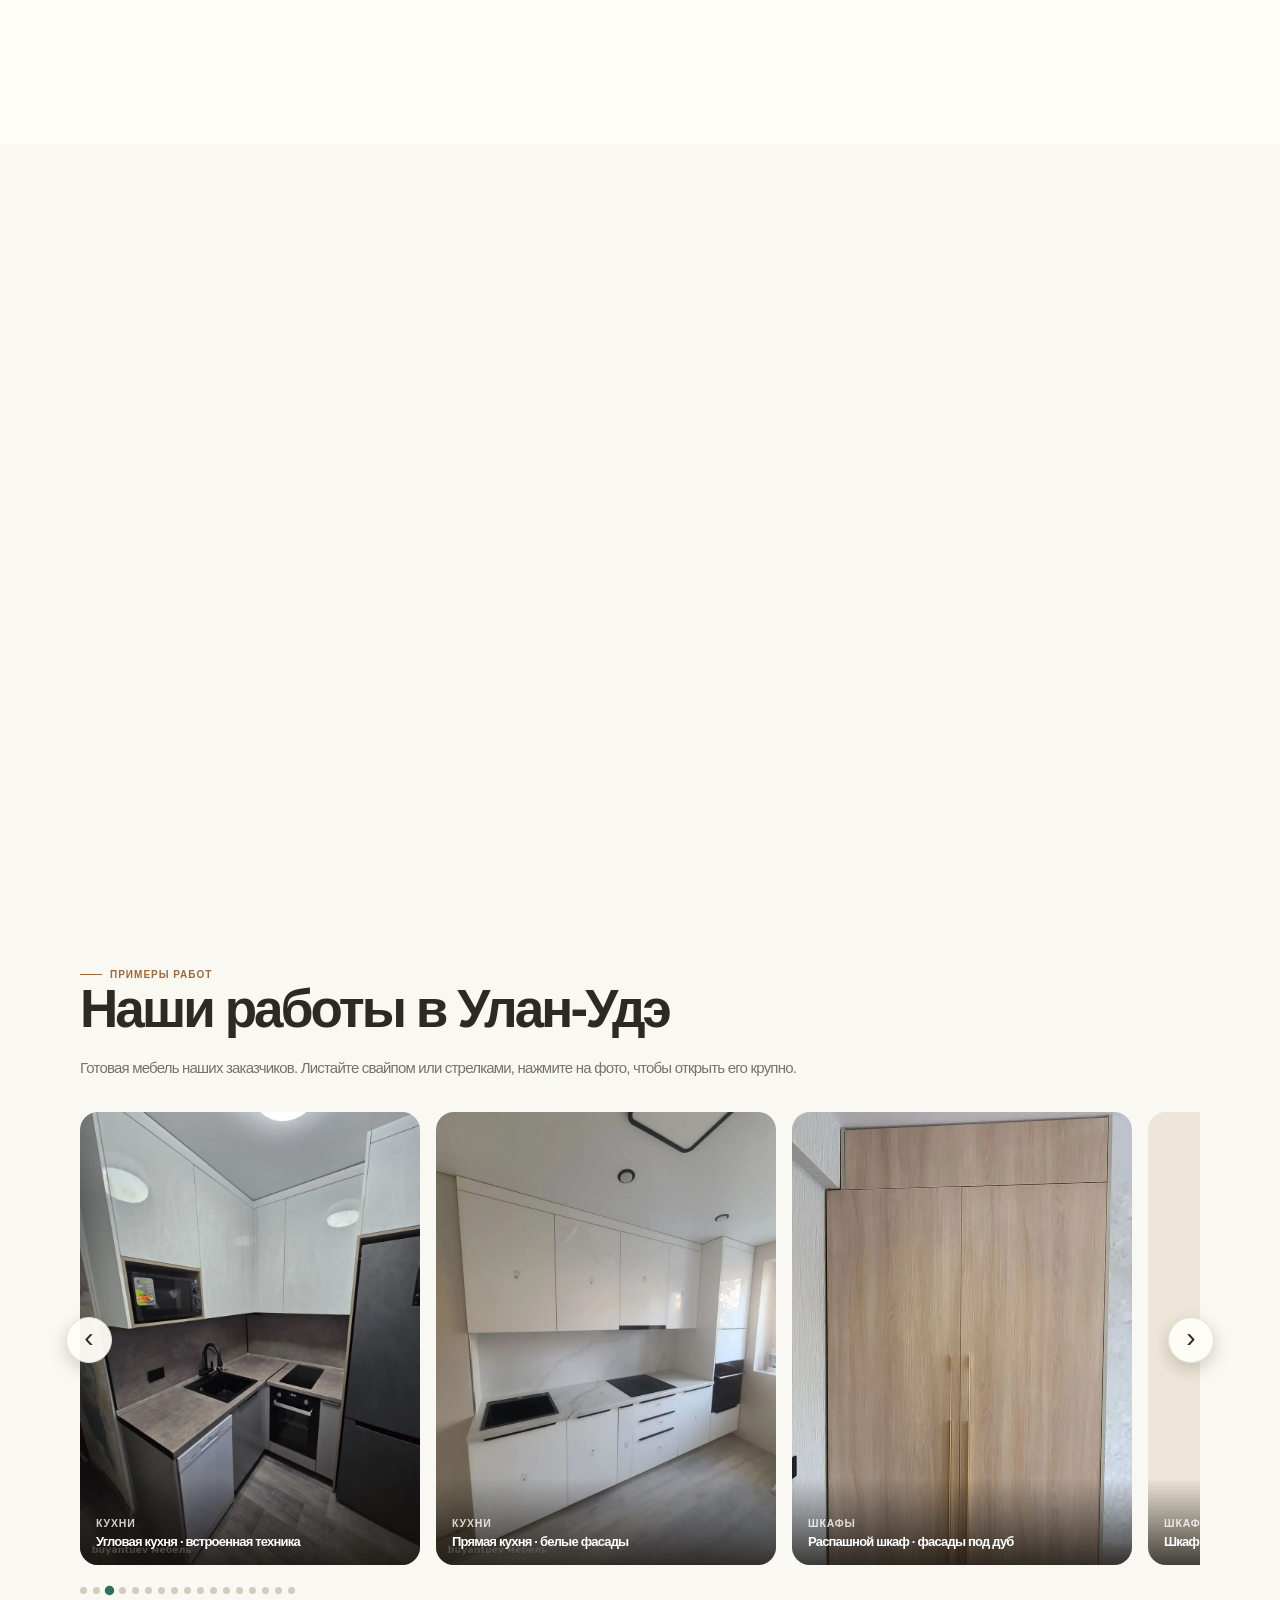
<file: editor.html>
<!DOCTYPE html>
<html lang="ru">
<head>
  <meta charset="UTF-8" />
  <meta name="viewport" content="width=device-width, initial-scale=1.0" />
  <meta http-equiv="Content-Security-Policy" content="default-src 'self'; script-src 'self' https://mc.yandex.ru https://yastatic.net; style-src 'self' 'unsafe-inline' https://fonts.googleapis.com; font-src https://fonts.gstatic.com; img-src 'self' data: blob: https://mc.yandex.ru; connect-src 'self' https://mc.yandex.ru https://mc.webvisor.com https://mc.webvisor.org https://yastatic.net; media-src 'none'; object-src 'none'; child-src blob: https://mc.yandex.ru https://mc.webvisor.com https://mc.webvisor.org; frame-src blob: https://mc.yandex.ru https://mc.webvisor.com https://mc.webvisor.org; base-uri 'self'; form-action 'self'; worker-src 'self' blob:" />
  <meta name="referrer" content="strict-origin-when-cross-origin" />
  <script src="js/guard.js"></script>
  <script src="js/metrika.js" defer></script>
  <meta name="description" content="Мебель на заказ в Улан-Удэ от мастерской buyantuev с 2005 года: шкафы от 35 000 ₽, кухни от 80 000 ₽, гардеробные от 30 000 ₽, шкафы над инсталляцией от 15 000 ₽, детские зоны и рабочие столы. 3D-конфигуратор и расчёт цены онлайн." />
  <meta name="keywords" content="мебель на заказ Улан-Удэ, шкаф на заказ Улан-Удэ, кухня на заказ Улан-Удэ, гардеробная на заказ Улан-Удэ, шкаф над инсталляцией, шкаф в санузел, шкаф-купе Улан-Удэ, распашной шкаф на заказ, корпусная мебель Улан-Удэ, детская мебель на заказ, детская зона, рабочий стол на заказ, мебель по индивидуальным размерам, кухни Улан-Удэ цены, шкафы Улан-Удэ цены, конфигуратор шкафа 3D, конфигуратор кухни онлайн, мебель Бурятия, мебельная мастерская Улан-Удэ, buyantuevmebel" />
  <title>Мебель на заказ в Улан-Удэ — шкафы, кухни, гардеробные | buyantuevmebel</title>
  <meta name="robots" content="noindex, follow" />
  <meta name="geo.region" content="RU-BU" />
  <meta name="geo.placename" content="Улан-Удэ" />
  <meta name="author" content="buyantuevmebel" />
  <meta name="format-detection" content="telephone=yes" />
  <meta property="og:type" content="website" />
  <meta property="og:locale" content="ru_RU" />
  <meta property="og:site_name" content="buyantuevmebel" />
  <meta property="og:title" content="Мебель на заказ в Улан-Удэ — шкафы, кухни, гардеробные" />
  <meta property="og:description" content="Шкафы от 35 000 ₽, кухни от 80 000 ₽, гардеробные от 30 000 ₽. 3D-конфигуратор: соберите мебель и узнайте цену онлайн." />
  <meta property="og:url" content="https://buyantuevmebel.ru/" />
  <meta property="og:image" content="https://buyantuevmebel.ru/og-cover.jpg" />
  <meta name="twitter:card" content="summary_large_image" />
  <link rel="canonical" href="https://buyantuevmebel.ru/" />
  <link rel="icon" href="/favicon.svg" type="image/svg+xml" sizes="any" />
  <!-- Яндекс.Вебмастер / Google Search Console: вставьте сюда мета-тег подтверждения владения сайтом -->
  <!-- <meta name="yandex-verification" content="КОД" /> -->
  <!-- <meta name="google-site-verification" content="КОД" /> -->
  <script type="application/ld+json">
  {"@context":"https://schema.org","@graph":[{"@type":"FurnitureStore","@id":"https://buyantuevmebel.ru/#business","name":"buyantuevmebel","description":"Мебель на заказ в Улан-Удэ: шкафы, кухни, гардеробные, шкафы над инсталляцией, детские зоны и рабочие столы по индивидуальным размерам.","url":"https://buyantuevmebel.ru/","image":"https://buyantuevmebel.ru/og-cover.jpg","telephone":"+79243942160","foundingDate":"2005","priceRange":"от 15 000 ₽","areaServed":{"@type":"City","name":"Улан-Удэ"},"address":{"@type":"PostalAddress","addressLocality":"Улан-Удэ","addressRegion":"Республика Бурятия","addressCountry":"RU"},"sameAs":["https://t.me/AldarBuyantuev","https://www.instagram.com/mebel_buyantuev"],"makesOffer":[{"@type":"Offer","name":"Шкафы на заказ","priceCurrency":"RUB","price":"35000","priceSpecification":{"@type":"PriceSpecification","priceCurrency":"RUB","minPrice":35000}},{"@type":"Offer","name":"Шкаф над инсталляцией на заказ","priceCurrency":"RUB","price":"15000","priceSpecification":{"@type":"PriceSpecification","priceCurrency":"RUB","minPrice":15000}},{"@type":"Offer","name":"Кухни на заказ","priceCurrency":"RUB","price":"80000","priceSpecification":{"@type":"PriceSpecification","priceCurrency":"RUB","minPrice":80000}},{"@type":"Offer","name":"Гардеробные на заказ","priceCurrency":"RUB","price":"30000","priceSpecification":{"@type":"PriceSpecification","priceCurrency":"RUB","minPrice":30000}},{"@type":"Offer","name":"Детские зоны на заказ","priceCurrency":"RUB","price":"45000","priceSpecification":{"@type":"PriceSpecification","priceCurrency":"RUB","minPrice":45000}},{"@type":"Offer","name":"Рабочие столы на заказ","priceCurrency":"RUB","price":"20000","priceSpecification":{"@type":"PriceSpecification","priceCurrency":"RUB","minPrice":20000}}],"alternateName":"buyantuev мебель"},{"@type":"WebSite","@id":"https://buyantuevmebel.ru/#site","url":"https://buyantuevmebel.ru/","name":"buyantuevmebel","inLanguage":"ru-RU","alternateName":["buyantuev мебель","buyantuevmebel.ru"]}]}
  </script>

  <link rel="preconnect" href="https://fonts.googleapis.com" />
  <link rel="preconnect" href="https://fonts.gstatic.com" crossorigin />
  <meta name="theme-color" content="#f7f6f2" />
  <link rel="stylesheet" href="css/site.css" />
</head>
<body>
  <noscript><div><img src="https://mc.yandex.ru/watch/113555961" style="position:absolute; left:-9999px;" alt="" /></div></noscript>
  <header class="site-header">
    <div class="container header-inner">
      <a class="brand" href="#top" aria-label="buyantuevmebel — на главную"><span class="brand-mark" aria-hidden="true"></span>buyantuevmebel</a>
      <nav class="desktop-nav" aria-label="Основная навигация">
        <a href="#products">Услуги</a>
        <a href="#configurator">Конфигуратор</a>
        <a href="#process">Как работаем</a>
        <a href="#about">О мастерской</a>
        <a href="#faq">Вопросы</a>
        <a href="#works">Наши работы</a>
        <a href="#contacts">Контакты</a>
      </nav>
      <a class="editor-link" href="editor.html#configurator">Открыть редактор</a><a class="header-cta" href="#contacts" data-contact-open>Рассчитать проект</a><button type="button" class="burger" id="burger" aria-label="Открыть меню" aria-expanded="false" aria-controls="mobileMenu"><span></span><span></span><span></span></button>
    </div>
    <nav class="mobile-menu" id="mobileMenu" aria-label="Меню" hidden>
      <a href="#products">Услуги</a>
      <a href="#configurator">Конфигуратор</a>
      <a href="#process">Как работаем</a>
      <a href="#about">О мастерской</a>
      <a href="#faq">Вопросы</a>
      <a href="#works">Наши работы</a>
      <a href="#contacts">Контакты</a>
      <a class="mm-editor" href="editor.html#configurator">Открыть редактор</a>
    </nav>
  </header>

  <main id="top">
    <section class="hero">
      <div class="container hero-grid">
        <div class="hero-copy">
          <span class="eyebrow">В деле с 2005 года</span>
          <h1>Мебель, которая <em>работает на дом</em></h1>
          <p class="lead">Изготавливаем шкафы, кухни, гардеробные, детские зоны и рабочие столы на заказ в Улан-Удэ по вашим размерам. Настройте конфигурацию, цвет, материал и освещение — получите ориентир по цене для Улан‑Удэ.</p>
          <div class="hero-actions">
            <a class="button-primary" href="#configurator">Собрать свой вариант <span class="arrow">→</span></a>
            <a class="button-ghost" href="#process">Как это устроено</a>
          </div>
          <div class="hero-note">
            <svg width="18" height="18" viewBox="0 0 24 24" fill="none" aria-hidden="true"><path d="M12 22s8-3.5 8-10V5l-8-3-8 3v7c0 6.5 8 10 8 10Z" stroke="currentColor" stroke-width="1.8"/><path d="m8.5 12 2.2 2.2 4.8-5" stroke="currentColor" stroke-width="1.8" stroke-linecap="round" stroke-linejoin="round"/></svg>
            <span>Без регистрации и навязчивых звонков</span>
          </div>
        </div>
        <div class="hero-card">
          <img class="hero-photo" src="img/hero-kitchen.jpg" width="1200" height="900" alt="Белая глянцевая кухня на заказ в Улан-Удэ" fetchpriority="high" decoding="async" draggable="false">
          <div class="hero-sticker"><b>от 80 000 ₽</b>кухни на заказ<br>в Улан‑Удэ · 2026</div>
        </div>
      </div>
    </section>

    <div class="trust-strip" aria-label="Преимущества">
      <div class="container"><ul class="trust-list">
        <li><span class="trust-icon">✦</span>Индивидуальный проект</li>
        <li><span class="trust-icon">⌁</span>Понятная смета до заказа</li>
        <li><span class="trust-icon">□</span>Качественное ЛДСП</li>
        <li><span class="trust-icon">↗</span>Замер и монтаж</li>
      </ul></div>
    </div>

        <section class="products" id="products" aria-labelledby="productsTitle">
      <div class="container">
        <span class="eyebrow">Что мы делаем</span>
        <h2 id="productsTitle">Мебель на заказ в Улан-Удэ</h2>
        <p class="section-lead">Шкафы, кухни, гардеробные, шкафы над инсталляцией, детские зоны и рабочие столы — всё по вашим размерам. «От» — минимальная стоимость заказа, «средний проект» — типичная цена для размеров из карточки. Точную смету даём после замера.</p>
        <!-- Цены «от» — ваши. «Средний проект» — ориентир, подставьте свои значения. -->
        <div class="product-grid">
          <article class="product-card">
            <img class="pc-media" src="works/shkaf-raspashnoj-shpon-dub.jpg" width="900" height="1200" loading="lazy" decoding="async" draggable="false" alt="Шкаф на заказ в Улан-Удэ — распашной шкаф с фасадами под дуб">
            <div class="pc-body"><h3>Шкафы</h3>
              <div class="pc-price"><b>от 35 000 ₽</b><span>средний проект ≈ 55 000 ₽<small>шкаф шириной 1,5–2 м</small></span></div>
              <p>Распашные и купе, до потолка, с полками, штангами и ящиками.</p>
              <a class="pc-link" href="#configurator" data-open-product="wardrobe">Собрать шкаф <span aria-hidden="true">→</span></a></div>
          </article>
          <article class="product-card">
            <img class="pc-media" src="works/shkaf-nad-installyaciej-derevo.jpg" width="900" height="1200" loading="lazy" decoding="async" draggable="false" alt="Шкаф над инсталляцией в санузле на заказ в Улан-Удэ">
            <div class="pc-body"><h3>Шкаф над инсталляцией</h3>
              <div class="pc-price"><b>от 15 000 ₽</b><span>средний проект ≈ 22 000 ₽<small>типовая ниша над унитазом</small></span></div>
              <p>Прячет коммуникации в санузле; открытые полки и ревизионные дверцы.</p>
              <a class="pc-link" href="#contacts" data-contact-open>Узнать стоимость <span aria-hidden="true">→</span></a></div>
          </article>
          <article class="product-card">
            <img class="pc-media" src="works/kuhnya-belaya-glyanec.jpg" width="1200" height="900" loading="lazy" decoding="async" draggable="false" alt="Кухня на заказ в Улан-Удэ — белая глянцевая кухня с мраморным фартуком">
            <div class="pc-body"><h3>Кухни</h3>
              <div class="pc-price"><b>от 80 000 ₽</b><span>средний проект ≈ 160 000 ₽<small>кухня около 3 м, без техники</small></span></div>
              <p>Прямые, угловые и П-образные: столешницы, ящики, встроенная техника.</p>
              <a class="pc-link" href="#configurator" data-open-product="kitchen">Собрать кухню <span aria-hidden="true">→</span></a></div>
          </article>
          <article class="product-card">
            <img class="pc-media" src="works/garderobnaya-belaya-yashchiki.jpg" width="900" height="1200" loading="lazy" decoding="async" draggable="false" alt="Гардеробная на заказ в Улан-Удэ — полки и выдвижные ящики">
            <div class="pc-body"><h3>Гардеробные</h3>
              <div class="pc-price"><b>от 30 000 ₽</b><span>средний проект ≈ 70 000 ₽<small>гардеробная 2–3 м</small></span></div>
              <p>Полки, штанги и выдвижные ящики — открытые и закрытые системы.</p>
              <a class="pc-link" href="#contacts" data-contact-open>Узнать стоимость <span aria-hidden="true">→</span></a></div>
          </article>
          <article class="product-card">
            <img class="pc-media" src="works/detskaya-zona.jpg" width="900" height="1200" loading="lazy" decoding="async" draggable="false" alt="Детская зона на заказ в Улан-Удэ — шкаф, рабочий стол и антресоль">
            <div class="pc-body"><h3>Детские зоны</h3>
              <div class="pc-price"><b>от 45 000 ₽</b><span>средний проект ≈ 110 000 ₽<small>детская зона 3–4 м: шкаф, стол, антресоль</small></span></div>
              <p>Места для сна, игр и хранения под вашу комнату и возраст ребёнка.</p>
              <a class="pc-link" href="#contacts" data-contact-open>Обсудить проект <span aria-hidden="true">→</span></a></div>
          </article>
          <article class="product-card">
            <img class="pc-media" src="works/rabochij-stol-navesnoj-shkaf.jpg" width="900" height="1200" loading="lazy" decoding="async" draggable="false" alt="Рабочий стол с навесным шкафом на заказ в Улан-Удэ">
            <div class="pc-body"><h3>Рабочие столы</h3>
              <div class="pc-price"><b>от 20 000 ₽</b><span>средний проект ≈ 45 000 ₽<small>стол 1,5–2 м с навесными шкафами</small></span></div>
              <p>Столы с навесными шкафами, тумбами и выдвижными столешницами.</p>
              <a class="pc-link" href="#contacts" data-contact-open>Обсудить проект <span aria-hidden="true">→</span></a></div>
          </article>
        </div>
      </div>
    </section>

    <section class="configurator-section" id="configurator">
      <div class="container">
        <div class="editor-page-note">Полноценный редактор шкафа: перетаскивайте сцену мышью или пальцем, меняйте масштаб камеры и настраивайте каждую секцию отдельно.</div>
        <div class="configurator-intro">
          <span class="eyebrow">Интерактивный расчёт</span>
          <h2>Шкаф или кухня<br>под ваш интерьер</h2>
          <p class="lead">Соберите конструкцию из секций, настройте наполнение и фасады, а затем оцените размеры, материалы и ориентировочную стоимость проекта.</p>
          <p class="screen-tip"><svg width="18" height="18" viewBox="0 0 24 24" fill="none" aria-hidden="true"><rect x="3" y="4" width="18" height="12" rx="2" stroke="currentColor" stroke-width="1.8"/><path d="M8 20h8M12 16v4" stroke="currentColor" stroke-width="1.8" stroke-linecap="round"/></svg><span>Лучше всего редактировать на большом экране — на компьютере или планшете: так удобнее управлять сценой и настройками. С телефона проект можно посмотреть и покрутить.</span></p>
        </div>
        <div class="configurator-shell">
          <div class="scene-area">
              <div class="scene-label"><i></i><span>Перетащите, чтобы повернуть комнату</span></div>
              <div class="camera-tools" aria-label="Управление камерой"><button id="cameraMinus" type="button" aria-label="Уменьшить масштаб">−</button><output id="cameraZoomValue">100%</output><button id="cameraPlus" type="button" aria-label="Увеличить масштаб">+</button><button id="cameraReset" type="button" aria-label="Сбросить камеру">↺</button><button id="cameraFullscreen" type="button" aria-label="На весь экран">⛶</button></div>
            <div class="scene">
              <div class="wall" id="roomWall"></div>
              <div class="floor" id="roomFloor"></div>
              <div class="room-details" aria-hidden="true"><div class="ceiling-bulb"></div><div class="baseboard"></div><div class="rug"></div></div>
              <div class="scene-lighting" id="sceneLighting" aria-hidden="true"></div>
              <div class="furniture-shadow"></div>
              <canvas id="threeCanvas" aria-label="Интерактивная 3D-комната со шкафом (стрелки влево/вправо — повернуть)"></canvas>
            </div>
            <p class="scene-caption" id="sceneCaption">Шкаф из ЛДСП в оттенке «Дуб натуральный»</p>
          </div>
          <aside class="controls-panel" aria-label="Настройки конфигуратора">
            <div class="controls-head"><div><span class="eyebrow">Ваш вариант</span><h3>Настройте комнату</h3></div><button class="reset-button" id="resetButton" type="button">Сбросить</button></div>
            <div class="control-group">
              <span class="control-label">Что подбираем</span>
              <div class="product-tabs" id="productTabs">
                <button class="product-tab active" type="button" data-product="wardrobe"><span>ПРОЕКТ</span>Шкаф распашной</button>
                <button class="product-tab" type="button" data-product="kitchen"><span>ПРОЕКТ</span>Кухня</button>
              </div>
            </div>
            <div class="control-group">
              <span class="control-label">Размеры, мм · колесо мыши / +/-</span>
              <div class="dimension-grid" id="dimensionControls">
                <label><span>Ширина</span><button type="button" class="stepper" data-dim="width" data-step="-50">−</button><input id="widthInput" type="number" min="600" max="4000" step="50" value="1200"><button type="button" class="stepper" data-dim="width" data-step="50">+</button></label>
                <label><span>Высота</span><button type="button" class="stepper" data-dim="height" data-step="-50">−</button><input id="heightInput" type="number" min="700" max="3000" step="50" value="2400"><button type="button" class="stepper" data-dim="height" data-step="50">+</button></label>
                <label><span>Глубина</span><button type="button" class="stepper" data-dim="depth" data-step="-50">−</button><input id="depthInput" type="number" min="300" max="800" step="50" value="600"><button type="button" class="stepper" data-dim="depth" data-step="50">+</button></label>
              </div>
            </div>
            <div class="control-group" id="positionGroup">
              <span class="control-label">Положение у стены</span>
              <div class="shift-row"><button class="type-chip" type="button" id="shiftLeft">← Влево</button><button class="type-chip" type="button" id="shiftCenter">По центру</button><button class="type-chip" type="button" id="shiftRight">Вправо →</button></div>
              <input type="range" id="shiftRange" min="-100" max="100" step="5" value="0" aria-label="Сдвиг влево или вправо">
              <div class="doors-row" id="doorsRow"><span class="control-sub">Двери шкафа</span><div class="editor-modes"><button class="type-chip" type="button" data-doors="closed">Закрыты</button><button class="type-chip" type="button" data-doors="open">Открыты</button></div></div>
            </div>
            <div class="control-group" id="kitchenLayout" hidden>
              <span class="control-label">Планировка кухни</span>
              <div class="editor-modes" id="kitchenLayoutChips"><button class="type-chip" type="button" data-layout="straight">Прямая</button><button class="type-chip" type="button" data-layout="l">Угловая</button><button class="type-chip" type="button" data-layout="u">П-образная</button></div>
              <div class="section-settings" id="kitchenSettings"></div>
            </div>
            <div class="control-group editor-tools">
              <span class="control-label" id="editorTitle">Редактор шкафа</span>
              <div class="editor-modes" id="editorModes"><button class="type-chip active" type="button" data-mode="3d">3D</button><button class="type-chip" type="button" data-mode="compose">Композиция</button><button class="type-chip" type="button" data-mode="details">Детали</button></div>
              <div class="section-toolbar"><button class="button-ghost compact-button" id="addSection" type="button">+ Секция</button><button class="button-ghost compact-button" id="duplicateSection" type="button">Дублировать</button><button class="button-ghost compact-button" id="removeSection" type="button">Удалить</button></div>
              <div class="section-list" id="sectionList" aria-label="Секции шкафа"></div>
              <div class="section-settings" id="sectionSettings"></div>
              <p class="editor-hint" id="editorHint">Проект сохраняется в браузере автоматически.</p>
            </div>
            <div class="control-group">
              <label class="control-label" for="materialSelect">Материал фасадов</label>
              <div class="select-wrap"><select id="materialSelect" aria-label="Материал фасадов">
                <option value="ldsp">ЛДСП — базовый вариант</option>
                <option value="egger">ЛДСП Egger</option>
                <option value="mdf">МДФ в плёнке</option>
                <option value="enamel">МДФ эмаль матовая</option>
                <option value="veneer">Шпон натуральный</option>
              </select></div>
              <div class="decor-block"><span class="control-sub">Декор Egger — текстура материала</span><div class="decor-grid" id="decorGrid"></div><p class="decor-note" id="decorNote"></p></div>
            </div>
            <div class="control-group hardware-group">
              <span class="control-label">Фурнитура</span>
              <div class="hardware-grid"><label class="editor-field">Ручки<div class="select-wrap"><select id="handleSelect" aria-label="Тип ручек"><option value="basic">Базовые, чёрные</option><option value="profile">Профиль Gola</option><option value="brass">Латунные</option><option value="soft">Минималистичные</option></select></div></label><label class="editor-field">Петли<div class="select-wrap"><select id="hingeSelect" aria-label="Петли с доводчиками"><option value="standard">Стандартные</option><option value="softclose">С доводчиком</option><option value="premium">Премиум с доводчиком</option></select></div></label></div>
              <p class="editor-hint">Стоимость фурнитуры включается в общий ориентир.</p>
            </div>
            <div class="control-group">
              <span class="control-label">Единая палитра цветов</span>
              <details class="palette-menu">
                <summary>Цвет мебели <span>выбрать</span></summary>
                <div class="swatches color-wheel" id="furnitureSwatches" aria-label="Цвет мебели"></div>
              </details>
            </div>
            <div class="control-group">
              <span class="control-label">Отделка стены</span>
              <div class="wall-type-row" id="wallTypes">
                <button class="type-chip active" type="button" data-wall-type="paint">Краска</button>
                <button class="type-chip" type="button" data-wall-type="wallpaper">Обои</button>
                <button class="type-chip" type="button" data-wall-type="tile">Плитка</button><button class="type-chip" type="button" data-wall-type="brick">Кирпич</button><button class="type-chip" type="button" data-wall-type="concrete">Бетон</button>
              </div>
              <details class="palette-menu">
                <summary>Цвет стены <span>выбрать</span></summary>
                <div class="swatches color-wheel" id="wallSwatches" aria-label="Цвет стены"></div>
              </details>
            </div>
            <div class="control-group">
              <span class="control-label">Покрытие пола</span>
              <div class="wall-type-row" id="floorTypes">
                <button class="type-chip active" type="button" data-floor-type="laminate">Ламинат</button>
                <button class="type-chip" type="button" data-floor-type="tile">Плитка</button>
                <button class="type-chip" type="button" data-floor-type="carpet">Ковролин</button>
                <button class="type-chip" type="button" data-floor-type="wood">Доска</button><button class="type-chip" type="button" data-floor-type="parquet">Паркет</button><button class="type-chip" type="button" data-floor-type="concrete">Бетон</button>
              </div>
              <details class="palette-menu">
                <summary>Цвет пола <span>выбрать</span></summary>
                <div class="swatches color-wheel" id="floorSwatches" aria-label="Цвет пола"></div>
              </details>
            </div>
            <div class="control-group lighting-group">
              <span class="control-label">Освещение комнаты</span>
              <label class="range-label" for="lightRange"><span>Яркость</span><output id="lightValue">65%</output></label>
              <input id="lightRange" class="light-range" type="range" min="0" max="100" value="65">
              <div class="wall-type-row" id="lightTypes">
                <button class="type-chip active" type="button" data-light-type="warm">Тёплый</button>
                <button class="type-chip" type="button" data-light-type="neutral">Нейтральный</button>
                <button class="type-chip" type="button" data-light-type="cool">Холодный</button>
              </div>
            </div>
            <div class="estimate" aria-live="polite">
              <span class="estimate-note">Ориентировочная цена</span>
              <strong class="estimate-value" id="priceValue">от 47 900 ₽</strong>
              <span class="estimate-details" id="priceDetails">Шкаф · 1200 × 600 × 2400 мм · ЛДСП</span>
              <a href="#contacts" class="button-primary" data-contact-open>Запросить точный расчёт</a>
            </div>
            <p class="price-disclaimer" id="priceDisclaimer">Ориентир для Улан‑Удэ на 2026 год с поправкой +10–15% на декор. Точная смета зависит от фурнитуры, наполнения, доставки и монтажа.</p>
          </aside>
        </div>
      </div>
    </section>

    <section class="steps" id="process">
      <div class="container">
        <div class="section-heading"><h2>От идеи до готовой мебели — спокойно и прозрачно</h2><p class="lead">На этом месте можно позже описать ваш реальный процесс, сроки и условия работы.</p></div>
        <div class="steps-grid">
          <article class="step"><div class="step-number">01</div><h3>Обсуждаем задачу</h3><p>Вы присылаете размеры, фото и пожелания. Мы уточняем детали и помогаем с планировкой.</p></article>
          <article class="step"><div class="step-number">02</div><h3>Согласовываем проект</h3><p>Показываем материалы, наполнение и смету. Все ключевые решения фиксируем до запуска в работу.</p></article>
          <article class="step"><div class="step-number">03</div><h3>Изготавливаем и монтируем</h3><p>Привозим готовую мебель, аккуратно устанавливаем и оставляем пространство чистым.</p></article>
        </div>
      </div>
    </section>

    <section id="about">
      <div class="container about-grid">
        <div class="about-visual" aria-hidden="true"><div class="about-card"><strong>21 год</strong><span>создаём мебель и знаем производство изнутри</span></div></div>
        <div class="about-copy">
          <span class="eyebrow">О мастерской</span>
          <h2>buyantuevmebel — в деле с 2005 года</h2>
          <p class="lead">Проектируем и изготавливаем шкафы для домов и квартир в Улан‑Удэ. Работаем с понятными материалами, точными размерами и расчётом до запуска в производство.</p>
          <ul class="checks">
            <li>Шкафы по индивидуальным размерам</li>
            <li>Цвета из базового каталога и палитры декоров</li>
            <li>Замер, проектирование, изготовление и монтаж</li>
          </ul>
        </div>
      </div>
    </section>

    <section class="faq-section" id="faq">
      <div class="container faq-grid">
        <div><span class="eyebrow">Вопросы и ответы</span><h2>Всё важное — до заказа</h2></div>
        <div class="faq-list">
          <article class="faq-item"><button type="button" aria-expanded="false"><span>Можно заказать мебель по своим размерам?</span><span>+</span></button><div class="faq-answer"><p>Да. Конфигуратор помогает выбрать направление, а индивидуальные размеры и внутреннее наполнение обсуждаются перед подготовкой проекта.</p></div></article>
          <article class="faq-item"><button type="button" aria-expanded="false"><span>Какие цвета и материалы доступны?</span><span>+</span></button><div class="faq-answer"><p>В палитре есть базовые древесные декоры, нейтральные оттенки и основные цвета круга: красный, оранжевый, жёлтый, зелёный, голубой, синий, фиолетовый и розовый. По материалам предусмотрены ЛДСП, Egger, МДФ, эмаль и натуральный шпон.</p></div></article>
          <article class="faq-item"><button type="button" aria-expanded="false"><span>Как оформить заказ?</span><span>+</span></button><div class="faq-answer"><p>Достаточно написать в удобный мессенджер или позвонить. Нажмите «Связаться» и выберите удобный способ: телефон, Telegram, Instagram или MAX.</p></div></article>
        </div>
      </div>
    </section>

        <section class="works" id="works" aria-labelledby="worksTitle">
      <div class="container">
        <span class="eyebrow">Примеры работ</span>
        <h2 id="worksTitle">Наши работы в Улан-Удэ</h2>
        <p class="section-lead">Готовая мебель наших заказчиков. Листайте свайпом или стрелками, нажмите на фото, чтобы открыть его крупно.</p>
        <div class="carousel" id="worksCarousel" role="region" aria-roledescription="карусель" aria-label="Примеры работ">
          <div class="carousel-track" id="worksTrack" tabindex="0">
          <figure class="slide" data-cat="Кухни"><img src="works/kuhnya-uglovaya-temnyj-shpon-mramor.jpg" width="900" height="1200" loading="lazy" decoding="async" draggable="false" alt="Угловая кухня на заказ в Улан-Удэ: тёмный шпон и мраморный фартук"><figcaption><span>Кухни</span>Угловая кухня · тёмный шпон и мрамор</figcaption></figure>
          <figure class="slide" data-cat="Кухни"><img src="works/kuhnya-uglovaya-grafit-derevo.jpg" width="900" height="1200" loading="lazy" decoding="async" draggable="false" alt="Угловая кухня в графите с деревянным фартуком, Улан-Удэ"><figcaption><span>Кухни</span>Угловая кухня · графит и дерево</figcaption></figure>
          <figure class="slide" data-cat="Кухни"><img src="works/kuhnya-uglovaya-svetlaya-tehnika.jpg" width="900" height="1200" loading="lazy" decoding="async" draggable="false" alt="Светлая угловая кухня со встроенной техникой на заказ"><figcaption><span>Кухни</span>Угловая кухня · встроенная техника</figcaption></figure>
          <figure class="slide" data-cat="Кухни"><img src="works/kuhnya-pryamaya-belaya.jpg" width="900" height="1200" loading="lazy" decoding="async" draggable="false" alt="Прямая белая кухня на заказ в Улан-Удэ"><figcaption><span>Кухни</span>Прямая кухня · белые фасады</figcaption></figure>
          <figure class="slide" data-cat="Шкафы"><img src="works/shkaf-raspashnoj-shpon-dub.jpg" width="676" height="1500" loading="lazy" decoding="async" draggable="false" alt="Распашной шкаф на заказ в Улан-Удэ, фасады под дуб"><figcaption><span>Шкафы</span>Распашной шкаф · фасады под дуб</figcaption></figure>
          <figure class="slide" data-cat="Шкафы"><img src="works/shkaf-raspashnoj-do-potolka.jpg" width="900" height="1200" loading="lazy" decoding="async" draggable="false" alt="Распашной шкаф до потолка в прихожую, Улан-Удэ"><figcaption><span>Шкафы</span>Шкаф до потолка в прихожей</figcaption></figure>
          <figure class="slide" data-cat="Шкафы"><img src="works/shkaf-vo-vsyu-stenu.jpg" width="900" height="1200" loading="lazy" decoding="async" draggable="false" alt="Шкаф на всю стену в коридоре на заказ"><figcaption><span>Шкафы</span>Шкаф на всю стену</figcaption></figure>
          <figure class="slide" data-cat="Шкафы"><img src="works/shkaf-prihozhaya-zona.jpg" width="900" height="1200" loading="lazy" decoding="async" draggable="false" alt="Шкаф с прихожей зоной и лавкой на заказ"><figcaption><span>Шкафы</span>Шкаф с прихожей зоной</figcaption></figure>
          <figure class="slide" data-cat="Шкафы"><img src="works/shkaf-kupe-zerkalo.jpg" width="900" height="1200" loading="lazy" decoding="async" draggable="false" alt="Шкаф-купе с зеркалом на заказ в Улан-Удэ"><figcaption><span>Шкафы</span>Шкаф-купе с зеркалом</figcaption></figure>
          <figure class="slide" data-cat="Гардеробные"><img src="works/garderobnaya-belaya-yashchiki.jpg" width="900" height="1200" loading="lazy" decoding="async" draggable="false" alt="Гардеробная с ящиками и полками на заказ в Улан-Удэ"><figcaption><span>Гардеробные</span>Гардеробная · полки и ящики</figcaption></figure>
          <figure class="slide" data-cat="Гардеробные"><img src="works/shkaf-shtanga-yashchiki-vnutri.jpg" width="900" height="1200" loading="lazy" decoding="async" draggable="false" alt="Наполнение шкафа: штанга и выдвижные ящики"><figcaption><span>Гардеробные</span>Наполнение · штанга и ящики</figcaption></figure>
          <figure class="slide" data-cat="Над инсталляцией"><img src="works/shkaf-nad-installyaciej-derevo.jpg" width="900" height="1200" loading="lazy" decoding="async" draggable="false" alt="Шкаф над инсталляцией в санузле на заказ"><figcaption><span>Над инсталляцией</span>Шкаф над инсталляцией · дерево</figcaption></figure>
          <figure class="slide" data-cat="Над инсталляцией"><img src="works/shkaf-nad-installyaciej-fasady.jpg" width="900" height="1200" loading="lazy" decoding="async" draggable="false" alt="Шкаф над инсталляцией с фасадами под дерево, Улан-Удэ"><figcaption><span>Над инсталляцией</span>Шкаф над инсталляцией · фасады под дерево</figcaption></figure>
          <figure class="slide" data-cat="Рабочие столы"><img src="works/rabochij-stol-navesnoj-shkaf.jpg" width="900" height="1200" loading="lazy" decoding="async" draggable="false" alt="Рабочий стол с навесным шкафом у окна на заказ"><figcaption><span>Рабочие столы</span>Рабочий стол с навесным шкафом</figcaption></figure>
          <figure class="slide" data-cat="Рабочие столы"><img src="works/rabochaya-zona-vydvizhnaya-stoleshnica.jpg" width="900" height="1200" loading="lazy" decoding="async" draggable="false" alt="Рабочая зона с выдвижной столешницей на заказ"><figcaption><span>Рабочие столы</span>Рабочая зона · выдвижная столешница</figcaption></figure>
          <figure class="slide" data-cat="Рабочие столы"><img src="works/rabochij-stol-i-shkaf.jpg" width="900" height="1200" loading="lazy" decoding="async" draggable="false" alt="Рабочий стол и навесной шкаф в комнате на заказ"><figcaption><span>Рабочие столы</span>Рабочий стол и навесной шкаф</figcaption></figure>
          <figure class="slide" data-cat="Детские зоны"><img src="works/detskaya-zona.jpg" width="900" height="1200" loading="lazy" decoding="async" draggable="false" alt="Детская зона на заказ в Улан-Удэ: шкаф до потолка, рабочий стол и навесные шкафы"><figcaption><span>Детские зоны</span>Детская · шкаф, стол и антресоль</figcaption></figure>
          </div>
          <button type="button" class="car-btn prev" id="worksPrev" aria-label="Предыдущее фото">‹</button>
          <button type="button" class="car-btn next" id="worksNext" aria-label="Следующее фото">›</button>
        </div>
        <div class="carousel-foot"><div class="car-dots" id="worksDots" aria-hidden="true"></div></div>
      </div>
    </section>
    <dialog class="lightbox" id="lightbox" aria-label="Просмотр фото">
      <button type="button" class="lb-close" id="lbClose" aria-label="Закрыть">×</button>
      <button type="button" class="lb-nav lb-prev" id="lbPrev" aria-label="Предыдущее фото">‹</button>
      <img id="lbImg" alt="" draggable="false">
      <button type="button" class="lb-nav lb-next" id="lbNext" aria-label="Следующее фото">›</button>
      <p class="lb-cap" id="lbCap"></p>
    </dialog>

    <section class="contact-section" id="contacts">
      <div class="container"><div class="contact-card">
        <div><span class="eyebrow">buyantuevmebel · с 2005 года</span><h2>Давайте создадим шкаф для вашего дома</h2><p>Позвоните или напишите в удобный мессенджер — обсудим размеры, материалы и сроки. Регистрация не нужна.</p></div>
        <div class="contact-actions"><button type="button" class="button-primary" data-contact-open>Связаться с мастером</button></div>
        <ul class="contact-links"><li><a href="tel:+79243942160">+7 924 394-21-60</a></li><li><a href="https://t.me/AldarBuyantuev" target="_blank" rel="noopener noreferrer">Telegram · @AldarBuyantuev</a></li><li><a href="https://www.instagram.com/mebel_buyantuev?stkn=MWR6aDJjdzdsMWsxbg==" target="_blank" rel="noopener noreferrer">Instagram · @mebel_buyantuev</a></li><li><span>MAX · +7 924 394-21-60</span></li></ul>
        <p class="cm-note">Instagram принадлежит компании Meta, признанной экстремистской организацией и запрещённой на территории РФ.</p>
      </div></div>
    </section>
  </main>

  <footer><div class="container footer-inner"><a class="brand" href="#top"><span class="brand-mark" aria-hidden="true"></span>buyantuevmebel</a><span>© <span id="currentYear"></span> · В деле с 2005 года</span><div class="footer-links"><a href="#configurator">Конфигуратор</a><a href="#contacts" data-contact-open>Контакты</a></div></div><div class="container footer-contacts"><a href="tel:+79243942160">+7 924 394-21-60</a><a href="https://t.me/AldarBuyantuev" target="_blank" rel="noopener noreferrer">Telegram</a><a href="https://www.instagram.com/mebel_buyantuev?stkn=MWR6aDJjdzdsMWsxbg==" target="_blank" rel="noopener noreferrer">Instagram*</a><a href="#works">Наши работы</a><a href="#products">Что мы делаем</a></div></footer>

  <dialog class="contact-modal" id="contactModal" aria-labelledby="contactModalTitle">
    <div class="cm-sheet">
      <span class="cm-grab" aria-hidden="true"></span>
      <button type="button" class="cm-close" id="contactClose" aria-label="Закрыть окно">
        <svg width="18" height="18" viewBox="0 0 24 24" fill="none" aria-hidden="true"><path d="M6 6l12 12M18 6 6 18" stroke="currentColor" stroke-width="2" stroke-linecap="round"/></svg>
      </button>
      <span class="eyebrow">buyantuevmebel</span>
      <h2 id="contactModalTitle">Связаться с мастером</h2>
      <p class="cm-lead">Выберите удобный способ: позвоните или напишите в мессенджер — обсудим размеры, материалы и сроки.</p>
      <div class="cm-list" id="contactList"></div>
      <p class="cm-note">Instagram принадлежит компании Meta, признанной экстремистской организацией и запрещённой на территории РФ.</p>
    </div>
  </dialog>

  <script src="js/textures.js"></script>
  <script src="js/app.js"></script>
<script type="module" src="js/three-editor.js"></script>
  
  <script src="js/contacts.js"></script>
  <script src="js/gallery.js"></script>
  <script src="js/menu.js"></script>
</body>
</html>
</file>
<file: css/site.css>
:root {
      --ink: #1f2a25;
      --muted: #69736e;
      --paper: #f7f6f2;
      --paper-deep: #eeece5;
      --line: #deddd6;
      --accent: #bf5a3f;
      --accent-dark: #9d422d;
      --forest: #2e5144;
      --sage: #dfe8df;
      --white: #ffffff;
      --shadow: 0 22px 55px rgba(31, 42, 37, .11);
      --radius: 22px;
      --furniture-color: #b48a64;
      --furniture-dark: #805a3e;
      --wall-color: #e6ded3;
      --room-floor: #b59270;
    }

    * { box-sizing: border-box; }
    html { scroll-behavior: smooth; }
    body {
      margin: 0;
      min-width: 320px;
      color: var(--ink);
      background: var(--paper);
      font-family: "Manrope", Arial, sans-serif;
      -webkit-font-smoothing: antialiased;
    }
    button, select { font: inherit; }
    button { cursor: pointer; }
    a { color: inherit; text-decoration: none; }
    .container { width: min(1180px, calc(100% - 40px)); margin: 0 auto; }

    .eyebrow {
      display: inline-flex; align-items: center; gap: 8px;
      color: var(--accent); font-size: 11px; font-weight: 800;
      letter-spacing: .14em; text-transform: uppercase;
    }
    .eyebrow::before { content: ""; width: 22px; height: 1px; background: currentColor; }
    h1, h2, h3, p { margin-top: 0; }
    h1, h2 { font-family: "Playfair Display", Georgia, serif; letter-spacing: -.04em; }
    h2 { font-size: clamp(34px, 4vw, 53px); line-height: 1.04; margin-bottom: 18px; }
    .lead { color: var(--muted); font-size: 16px; line-height: 1.7; }

    .site-header {
      position: sticky; top: 0; z-index: 30; border-bottom: 1px solid rgba(222, 221, 214, .75);
      background: rgba(247, 246, 242, .9); backdrop-filter: blur(12px);
    }
    .header-inner { min-height: 78px; display: flex; align-items: center; justify-content: space-between; gap: 20px; }
    .brand { display: inline-flex; align-items: center; gap: 10px; font-size: 16px; font-weight: 800; letter-spacing: -.04em; }
    .brand small { margin-left: -5px; font-size: 10px; font-weight: 500; letter-spacing: -.03em; }
    .brand-mark { position: relative; display: grid; place-items: center; width: 31px; height: 31px; border: 2px solid var(--forest); border-radius: 8px 8px 2px 2px; }
    .brand-mark::before { content: ""; width: 10px; height: 15px; border: 2px solid var(--forest); border-bottom: 0; border-radius: 7px 7px 0 0; }
    .brand-mark::after { content: ""; position: absolute; bottom: -5px; width: 36px; height: 2px; background: var(--forest); border-radius: 2px; }
    .desktop-nav { display: flex; align-items: center; gap: clamp(14px, 2.3vw, 30px); color: var(--muted); font-size: 13px; font-weight: 700; }
    .desktop-nav a { transition: color .2s; }
    .desktop-nav a:hover { color: var(--accent); }
    .header-cta, .button-primary, .button-ghost { display: inline-flex; align-items: center; justify-content: center; border: 0; border-radius: 100px; font-weight: 800; transition: transform .2s, background .2s, color .2s; }
    .header-cta { min-height: 42px; padding: 0 18px; background: var(--forest); color: #fff; font-size: 12px; }
    .header-cta:hover, .button-primary:hover { transform: translateY(-2px); background: #214237; }

    .hero { position: relative; overflow: hidden; padding: clamp(58px, 9vw, 116px) 0 84px; }
    .hero::before { content: ""; position: absolute; z-index: -1; top: -240px; right: -150px; width: 620px; height: 620px; border-radius: 50%; background: #e8eee7; }
    .hero-grid { display: grid; grid-template-columns: 1.02fr .98fr; align-items: center; gap: 54px; }
    h1 { max-width: 660px; margin-bottom: 22px; font-size: clamp(49px, 6.4vw, 82px); line-height: .98; }
    h1 em { color: var(--accent); font-weight: inherit; }
    .hero-copy .lead { max-width: 530px; margin-bottom: 30px; }
    .hero-actions { display: flex; flex-wrap: wrap; align-items: center; gap: 13px; }
    .button-primary { min-height: 54px; padding: 0 24px; background: var(--forest); color: #fff; font-size: 13px; }
    .button-primary .arrow { margin-left: 12px; font-size: 18px; line-height: 0; }
    .button-ghost { min-height: 52px; padding: 0 18px; color: var(--ink); border: 1px solid var(--line); background: transparent; font-size: 13px; }
    .button-ghost:hover { background: var(--white); transform: translateY(-2px); }
    .hero-note { display: flex; align-items: center; gap: 10px; margin-top: 32px; color: var(--muted); font-size: 12px; }
    .hero-note svg { flex: 0 0 auto; color: var(--accent); }

    .hero-card { position: relative; min-height: 430px; border-radius: 190px 190px 18px 18px; background: #d6e0d5; overflow: hidden; box-shadow: var(--shadow); }
    .hero-card .sun { position: absolute; width: 170px; height: 170px; top: 50px; right: 54px; border-radius: 50%; background: #f0c975; opacity: .94; }
    .hero-card .hero-window { position: absolute; left: 12%; top: 11%; width: 36%; height: 42%; border: 10px solid #f1eee4; border-bottom-width: 13px; background: linear-gradient(150deg, #c6e0e3, #d9eee9 56%, #a8c0a9 57%); box-shadow: 0 15px 0 rgba(87, 107, 91, .15); }
    .hero-window::before, .hero-window::after { content: ""; position: absolute; background: rgba(241, 238, 228, .92); }
    .hero-window::before { width: 5px; height: 100%; left: 50%; transform: translateX(-50%); }
    .hero-window::after { height: 5px; width: 100%; top: 48%; }
    .hero-plant { position: absolute; width: 80px; height: 125px; right: 7%; bottom: 50px; border-radius: 45% 45% 20% 20%; background: #779678; transform: rotate(9deg); }
    .hero-plant::before, .hero-plant::after { content: ""; position: absolute; width: 59px; height: 93px; background: #668d71; border-radius: 65% 6% 65% 6%; }
    .hero-plant::before { left: -35px; top: -21px; transform: rotate(-28deg); }
    .hero-plant::after { right: -26px; top: -42px; transform: rotate(29deg); }
    .hero-pot { position: absolute; z-index: 2; right: 8%; bottom: 0; width: 103px; height: 79px; clip-path: polygon(8% 0, 92% 0, 77% 100%, 23% 100%); background: #c96b4e; }
    .hero-cabinet { position: absolute; bottom: 35px; left: 24%; width: 45%; height: 235px; border-radius: 3px 3px 1px 1px; background: #bb9068; box-shadow: inset 12px 0 0 rgba(255,255,255,.12), inset -11px 0 0 rgba(75,48,29,.1), 13px 18px 20px rgba(58,62,46,.17); }
    .hero-cabinet::before { content: ""; position: absolute; left: 50%; top: 0; width: 2px; height: 100%; background: rgba(77, 48, 31, .32); }
    .hero-cabinet::after { content: ""; position: absolute; width: 6px; height: 42px; border-radius: 10px; background: #3c453e; left: calc(50% - 16px); top: 96px; box-shadow: 26px 0 #3c453e; }
    .hero-floor { position: absolute; height: 90px; inset: auto 0 0; background: repeating-linear-gradient(90deg, #aa805f 0 1px, transparent 1px 80px), #c29a75; transform: perspective(290px) rotateX(28deg); transform-origin: bottom; }
    .hero-sticker { position: absolute; left: 5%; bottom: 40px; z-index: 4; padding: 12px 14px; color: var(--forest); border-radius: 14px; background: rgba(255,255,255,.9); box-shadow: 0 9px 25px rgba(52,62,48,.13); font-size: 11px; font-weight: 800; line-height: 1.35; }
    .hero-sticker b { display: block; color: var(--accent); font-size: 18px; }

    .trust-strip { border-top: 1px solid var(--line); border-bottom: 1px solid var(--line); background: #fbfaf7; }
    .trust-list { display: grid; grid-template-columns: repeat(4, 1fr); gap: 0; margin: 0; padding: 0; list-style: none; }
    .trust-list li { display: flex; align-items: center; justify-content: center; gap: 10px; min-height: 83px; padding: 14px; border-right: 1px solid var(--line); color: #54605a; font-size: 12px; font-weight: 700; text-align: center; }
    .trust-list li:first-child { border-left: 1px solid var(--line); }
    .trust-icon { color: var(--accent); font-size: 18px; }

    section { padding: 105px 0; }
    .section-heading { display: flex; align-items: end; justify-content: space-between; gap: 25px; margin-bottom: 42px; }
    .section-heading h2 { max-width: 610px; margin-bottom: 0; }
    .section-heading .lead { max-width: 370px; margin-bottom: 0; }

    .configurator-section { overflow: hidden; background: #ebece5; }
    .configurator-intro { margin-bottom: 37px; }
    .configurator-intro h2 { max-width: 620px; margin: 11px 0 12px; }
    .configurator-intro .lead { max-width: 630px; margin: 0; }
    .configurator-shell { display: grid; grid-template-columns: minmax(0, 1fr) 360px; overflow: hidden; border: 1px solid rgba(123, 134, 123, .25); border-radius: var(--radius); background: #fff; box-shadow: 0 18px 45px rgba(31, 42, 37, .08); }

    .scene-area { position: relative; min-height: 635px; overflow: hidden; background: #d9ded8; }
    .scene-label { position: absolute; top: 22px; left: 25px; z-index: 5; display: inline-flex; gap: 8px; align-items: center; padding: 9px 12px; border-radius: 100px; background: rgba(255,255,255,.82); font-size: 10px; font-weight: 800; letter-spacing: .06em; text-transform: uppercase; backdrop-filter: blur(5px); }
    .scene-label i { width: 7px; height: 7px; border-radius: 50%; background: #5ca26f; }
    .camera-tools { position: absolute; z-index: 9; top: 18px; right: 18px; display: flex; align-items: center; gap: 5px; padding: 5px; border: 1px solid rgba(121,112,99,.2); border-radius: 9px; background: rgba(255,255,255,.8); box-shadow: 0 5px 15px rgba(44,38,30,.06); backdrop-filter: blur(8px); }
    .camera-tools button { width: 27px; height: 27px; padding: 0; border: 0; border-radius: 6px; background: transparent; color: #5f5a52; font-size: 14px; font-weight: 800; }
    .camera-tools button:hover { background: #edf4f0; color: var(--forest); }
    .camera-tools output { min-width: 38px; color: #7b746b; font-size: 9px; font-weight: 800; text-align: center; }
    .scene.is-dragging { cursor: grabbing; }
    .scene:fullscreen { background: #e7e1d8; }
    .scene:fullscreen .scene-label { top: 24px; left: 24px; }
    .scene:fullscreen .camera-tools { top: 24px; right: 24px; }
    .scene { position: absolute; inset: 0; perspective: 900px; touch-action: auto; }
    .wall { position: absolute; inset: 0 0 26% 0; background-color: var(--wall-color); transition: background .35s ease; }
    .wall.is-wallpaper { background-color: var(--wall-color); background-image: radial-gradient(circle at 50% 50%, rgba(110,132,110,.34) 0 1px, transparent 1.5px), radial-gradient(circle at 1px 1px, rgba(110,132,110,.15) 0 1px, transparent 1.5px); background-size: 25px 25px, 12px 12px; }
    .wall.is-tile { background-color: var(--wall-color); background-image: linear-gradient(rgba(255,255,255,.73) 2px, transparent 2px), linear-gradient(90deg, rgba(255,255,255,.73) 2px, transparent 2px); background-size: 54px 54px; }
    .floor { position: absolute; z-index: 2; inset: 74% 0 0; height: auto; overflow: hidden; background: repeating-linear-gradient(90deg, rgba(94,59,37,.18) 0 1px, transparent 1px 80px), linear-gradient(160deg, #d0aa82, var(--room-floor)); transition: background .35s ease; }
    .floor.is-tile { background-color: var(--floor-color); background-image: linear-gradient(rgba(255,255,255,.56) 2px, transparent 2px), linear-gradient(90deg, rgba(255,255,255,.56) 2px, transparent 2px); background-size: 55px 55px; }
    .floor.is-carpet { background-color: var(--floor-color); background-image: radial-gradient(rgba(70,55,45,.19) .8px, transparent .9px); background-size: 5px 5px; }
    .floor.is-wood { background-color: var(--floor-color); background-image: repeating-linear-gradient(90deg, rgba(70,42,23,.23) 0 2px, transparent 2px 115px), repeating-linear-gradient(0deg, rgba(255,255,255,.18) 0 1px, transparent 1px 38px); }
    .floor.is-laminate { background-color: var(--floor-color); background-image: repeating-linear-gradient(90deg, rgba(78,52,31,.2) 0 1px, transparent 1px 92px), repeating-linear-gradient(0deg, rgba(255,255,255,.13) 0 1px, transparent 1px 52px); }
    .floor::before { content: ""; position: absolute; inset: 0; opacity: .32; background: linear-gradient(168deg, transparent 0 18%, rgba(255,255,255,.28) 18.3% 18.7%, transparent 19% 39%, rgba(255,255,255,.2) 39.3% 39.7%, transparent 40%); pointer-events: none; }
    .floor::after { content: ""; position: absolute; top: 0; width: 100%; border-top: 10px solid rgba(65,48,35,.12); }
    .room-details { position: absolute; z-index: 4; inset: 0; pointer-events: none; }
    .ceiling-bulb { position: absolute; left: 50%; top: 4%; width: 18px; height: 25px; border-radius: 50% 50% 45% 45%; background: var(--light-color, #fff3b0); box-shadow: 0 0 16px 8px color-mix(in srgb, var(--light-color, #fff3b0) 72%, transparent), 0 0 70px 32px color-mix(in srgb, var(--light-color, #fff3b0) 34%, transparent); transform: translateX(-50%); transition: background .25s ease, box-shadow .25s ease; }
    .ceiling-bulb::before { content: ""; position: absolute; left: 7px; bottom: 20px; width: 3px; height: 58px; background: #48443c; }
    .ceiling-bulb::after { content: ""; position: absolute; left: 5px; bottom: -5px; width: 8px; height: 6px; border-radius: 1px 1px 3px 3px; background: #777063; }
    .baseboard { position: absolute; left: 0; right: 0; bottom: 25.8%; height: 13px; background: linear-gradient(#f5f0e5, #c9c1b3); box-shadow: 0 2px 3px rgba(45,38,31,.2); }
    .rug { position: absolute; z-index: 2; left: 10%; right: 10%; bottom: 5%; height: 19%; border: 3px solid color-mix(in srgb, var(--rug-color, #c9b49b) 72%, #665344); border-radius: 50%; transform: perspective(300px) rotateX(42deg); background-color: var(--rug-color, #c9b49b); background-image: repeating-linear-gradient(90deg, rgba(255,255,255,.2) 0 3px, rgba(83,61,45,.12) 3px 6px, transparent 6px 15px), repeating-linear-gradient(0deg, rgba(255,255,255,.1) 0 2px, transparent 2px 9px); box-shadow: 0 9px 0 rgba(73,52,37,.16), 0 15px 13px rgba(51,39,29,.24), inset 0 0 0 2px rgba(255,255,255,.14); opacity: 1; }
    .scene-lighting { position: absolute; z-index: 7; inset: 0; pointer-events: none; opacity: var(--light-strength, .65); mix-blend-mode: color; background: radial-gradient(ellipse 48% 57% at 50% 8%, var(--light-color, #ffd38a) 0, color-mix(in srgb, var(--light-color, #ffd38a) 52%, transparent) 28%, transparent 76%); box-shadow: inset 0 0 180px rgba(22,28,38,var(--light-darkness,.2)); transition: opacity .25s ease, background .25s ease, box-shadow .25s ease; }
    .scene-lighting::after { content: ""; position: absolute; left: 50%; top: 7%; width: 18%; height: 82%; transform: translateX(-50%); background: linear-gradient(180deg, color-mix(in srgb, var(--light-color, #ffd38a) 32%, transparent), transparent 78%); opacity: .65; filter: blur(16px); }
    .furniture-shadow { position: absolute; z-index: 3; bottom: 15%; left: 50%; width: 47%; height: 42px; border-radius: 50%; background: rgba(59, 44, 32, .22); filter: blur(10px); transform: translateX(-50%); }
    .furniture-stage { position: absolute; z-index: 4; bottom: 14%; left: 50%; width: min(51%, 420px); height: 57%; transform: translateX(-50%); transition: width .3s ease, height .3s ease, transform .3s ease; }
    .furniture { position: absolute; inset: auto 0 0; margin: auto; color: var(--furniture-color); filter: drop-shadow(9px 12px 7px rgba(58,46,34,.18)); animation: furnitureIn .38s ease-out; }
    @keyframes furnitureIn { from { opacity: .2; transform: translateY(12px); } to { opacity: 1; transform: translateY(0); } }
    .furniture .body { position: absolute; overflow: hidden; border-radius: 4px 4px 1px 1px; background: linear-gradient(90deg, color-mix(in srgb, currentColor 86%, #fff), currentColor 20%, color-mix(in srgb, currentColor 89%, #000)); box-shadow: inset 12px 0 rgba(255,255,255,.11), inset -8px 0 rgba(42,28,17,.1); }
    .furniture .line { position: absolute; background: rgba(58, 42, 28, .34); }
    .furniture .handle { position: absolute; z-index: 2; width: 5px; height: 38px; border-radius: 9px; background: #39463e; box-shadow: 0 1px 2px rgba(0,0,0,.25); }
    .furniture .leg { position: absolute; bottom: -16px; width: 8px; height: 18px; background: var(--furniture-dark); }
    .furniture--wardrobe { width: 74%; height: 100%; }
    .furniture--wardrobe .body { inset: 0; }
    .furniture--wardrobe .line:nth-of-type(1) { height: 100%; width: 2px; left: 50%; }
    .furniture--wardrobe .line:nth-of-type(2) { display: none; }
    .furniture--wardrobe .handle.one { left: calc(50% - 15px); top: 40%; }
    .furniture--wardrobe .handle.two { left: calc(50% + 11px); top: 40%; }
    .furniture--wardrobe .handle.three, .furniture--wardrobe .handle.four { display: none; }
    .furniture--wardrobe .leg { bottom: -15px; }
    .furniture--wardrobe .leg.a { left: 7%; } .furniture--wardrobe .leg.b { right: 7%; }
    .furniture--dresser { width: 88%; height: 56%; }
    .furniture--dresser .body { inset: 0; }
    .furniture--dresser .line.one, .furniture--dresser .line.two, .furniture--dresser .line.three { left: 0; width: 100%; height: 2px; }
    .furniture--dresser .line.one { top: 25%; } .furniture--dresser .line.two { top: 50%; } .furniture--dresser .line.three { top: 75%; }
    .furniture--dresser .handle { width: 32px; height: 4px; left: calc(50% - 16px); border-radius: 8px; }
    .furniture--dresser .handle.one { top: calc(12.5% - 2px); }.furniture--dresser .handle.two { top: calc(37.5% - 2px); }.furniture--dresser .handle.three { top: calc(62.5% - 2px); }.furniture--dresser .handle.four { top: calc(87.5% - 2px); }
    .furniture--dresser .leg { bottom: -16px; }.furniture--dresser .leg.a { left: 8%; }.furniture--dresser .leg.b { right: 8%; }
    .furniture--bedside { width: 45%; height: 51%; }
    .furniture--bedside .body { inset: 0; }
    .furniture--bedside .line { left: 0; width: 100%; height: 2px; top: 47%; }
    .furniture--bedside .handle { width: 22px; height: 4px; left: calc(50% - 11px); top: 23%; }
    .furniture--bedside .handle.two { top: 70%; }
    .furniture--bedside .leg { bottom: -18px; height: 20px; }.furniture--bedside .leg.a { left: 10%; }.furniture--bedside .leg.b { right: 10%; }
    .furniture--tv { width: 91%; height: 37%; }
    .furniture--tv .body { inset: 0; }
    .furniture--tv .line.one { top: 0; left: 33.33%; width: 2px; height: 100%; }.furniture--tv .line.two { top: 0; left: 66.66%; width: 2px; height: 100%; }
    .furniture--tv .handle { width: 5px; height: 25px; top: calc(50% - 12px); }.furniture--tv .handle.one { left: calc(33.33% - 14px); }.furniture--tv .handle.two { left: calc(33.33% + 10px); }.furniture--tv .handle.three { left: calc(66.66% - 14px); }.furniture--tv .handle.four { left: calc(66.66% + 10px); }
    .furniture--tv .leg { bottom: -17px; transform: skewX(-16deg); }.furniture--tv .leg.a { left: 10%; }.furniture--tv .leg.b { right: 10%; }
    .scene-caption { position: absolute; z-index: 8; left: 24px; bottom: 20px; max-width: 245px; padding: 12px 14px; color: #38443d; border-left: 3px solid var(--accent); background: rgba(255,255,255,.86); font-size: 11px; font-weight: 600; line-height: 1.5; backdrop-filter: blur(7px); }

    .controls-panel { padding: 29px 25px 24px; background: #fcfcfa; }
    .controls-head { display: flex; align-items: flex-start; justify-content: space-between; gap: 12px; padding-bottom: 22px; border-bottom: 1px solid var(--line); }
    .controls-head h3 { margin: 3px 0 0; font-size: 20px; letter-spacing: -.05em; }
    .reset-button { padding: 7px 0; border: 0; color: var(--muted); background: transparent; font-size: 11px; text-decoration: underline; text-underline-offset: 3px; }
    .control-group { margin-top: 21px; }
    .control-label { display: block; margin-bottom: 11px; color: #4d5851; font-size: 10px; font-weight: 800; letter-spacing: .1em; text-transform: uppercase; }
    .dimension-grid { display: grid; grid-template-columns: repeat(3, 1fr); gap: 7px; }
    .dimension-grid label { display: grid; grid-template-columns: 26px 1fr 26px; grid-template-rows: auto 40px; align-items: center; gap: 3px; }
    .dimension-grid label > span { grid-column: 1 / -1; margin-bottom: 4px; color: var(--muted); font-size: 9px; font-weight: 800; text-transform: uppercase; }
    .dimension-grid input { width: 100%; min-width: 0; height: 38px; padding: 0 2px; color: var(--ink); border: 1px solid var(--line); border-radius: 8px; background: #fff; font-size: 11px; font-weight: 800; text-align: center; }
    .stepper { height: 38px; padding: 0; color: var(--ink); border: 1px solid var(--line); border-radius: 8px; background: var(--paper); font-size: 18px; line-height: 1; }
    .stepper:hover { color: #fff; background: var(--accent); }
    .product-tabs { display: grid; grid-template-columns: repeat(2, 1fr); gap: 8px; }
    .product-tab { min-height: 56px; padding: 8px; color: #66716a; border: 1px solid var(--line); border-radius: 11px; background: #fff; font-size: 11px; font-weight: 800; text-align: left; }
    .product-tab span { display: block; margin-bottom: 2px; color: #98a19b; font-size: 9px; font-weight: 700; }
    .product-tab.active { color: var(--forest); border-color: var(--forest); background: #e7efe8; box-shadow: inset 0 0 0 1px var(--forest); }
    .product-tab.active span { color: var(--accent); }
    .select-wrap { position: relative; }
    .select-wrap::after { content: "⌄"; position: absolute; top: 50%; right: 13px; color: var(--muted); transform: translateY(-57%); pointer-events: none; }
    select { width: 100%; min-height: 47px; padding: 0 35px 0 13px; color: var(--ink); border: 1px solid var(--line); border-radius: 10px; outline: none; background: #fff; font-size: 12px; font-weight: 700; appearance: none; }
    select:focus { border-color: var(--forest); box-shadow: 0 0 0 3px rgba(46,81,68,.1); }
    .swatches { display: flex; flex-wrap: wrap; gap: 9px; }
    .palette-menu { border: 1px solid var(--line); border-radius: 11px; background: #fff; overflow: hidden; }
    .palette-menu + .palette-menu { margin-top: 8px; }
    .palette-menu summary { display: flex; align-items: center; justify-content: space-between; min-height: 44px; padding: 0 13px; color: var(--ink); font-size: 11px; font-weight: 800; cursor: pointer; list-style: none; }
    .palette-menu summary::-webkit-details-marker { display: none; }
    .palette-menu summary::after { content: "+"; color: var(--accent); font-size: 18px; font-weight: 400; }
    .palette-menu[open] summary::after { content: "−"; }
    .palette-menu[open] summary { border-bottom: 1px solid var(--line); }
    .palette-menu .swatches { max-height: 190px; padding: 12px; overflow-y: auto; }
    .swatch { position: relative; width: 29px; height: 29px; border: 2px solid #fff; border-radius: 50%; outline: 1px solid rgba(31,42,37,.22); background: var(--swatch); transition: transform .2s; }
    .swatch:hover { transform: scale(1.1); }
    .swatch.active { outline: 2px solid var(--forest); outline-offset: 2px; }
    .swatch.active::after { content: "✓"; position: absolute; inset: 0; display: grid; place-items: center; color: #fff; text-shadow: 0 1px 3px rgba(0,0,0,.45); font-size: 14px; font-weight: 800; }
    .wall-type-row { display: flex; gap: 7px; }
    .type-chip { flex: 1; min-height: 35px; padding: 0 7px; color: #6f7973; border: 1px solid var(--line); border-radius: 8px; background: #fff; font-size: 10px; font-weight: 800; }
    .type-chip.active { color: var(--forest); border-color: var(--forest); background: #e7efe8; }
    .range-label { display: flex; justify-content: space-between; margin: -3px 0 8px; color: var(--muted); font-size: 11px; font-weight: 800; }
    .range-label output { color: var(--accent); }
    .light-range { width: 100%; height: 5px; accent-color: var(--accent); cursor: pointer; }
    .estimate { margin-top: 22px; padding: 17px; border-radius: 13px; color: #f9faf7; background: var(--forest); }
    .estimate-note { display: block; margin-bottom: 4px; color: #bfcec4; font-size: 10px; font-weight: 700; }
    .estimate-value { display: block; font-size: 26px; font-weight: 800; letter-spacing: -.06em; }
    .estimate-details { display: block; margin-top: 4px; color: #d5e0d8; font-size: 10px; line-height: 1.45; }
    .estimate .button-primary { width: 100%; min-height: 43px; margin-top: 14px; background: #fff; color: var(--forest); font-size: 11px; }
    .estimate .button-primary:hover { background: #f0f3ee; }
    .price-disclaimer { margin: 10px 2px 0; color: #89918c; font-size: 9px; line-height: 1.45; }

    .steps { background: #f8f7f3; }
    .steps-grid { display: grid; grid-template-columns: repeat(3, 1fr); gap: 18px; }
    .step { min-height: 230px; padding: 27px; border: 1px solid var(--line); border-radius: 16px; background: #fff; }
    .step-number { display: grid; place-items: center; width: 31px; height: 31px; margin-bottom: 42px; color: var(--accent); border-radius: 50%; background: #fae9e2; font-size: 12px; font-weight: 800; }
    .step h3 { margin-bottom: 10px; font-size: 17px; letter-spacing: -.04em; }
    .step p { margin-bottom: 0; color: var(--muted); font-size: 13px; line-height: 1.65; }

    .about-grid { display: grid; grid-template-columns: .9fr 1.1fr; gap: clamp(40px, 7vw, 100px); align-items: center; }
    .about-visual { position: relative; min-height: 422px; overflow: hidden; border-radius: 160px 160px 14px 14px; background: #e2d8c8; }
    .about-visual::before { content: ""; position: absolute; left: 20%; bottom: 0; width: 58%; height: 68%; background: #7a9b80; border-radius: 50% 50% 0 0; opacity: .58; }
    .about-visual::after { content: ""; position: absolute; width: 43%; height: 43%; right: 0; bottom: 0; border-radius: 50% 0 0 0; background: #c47759; }
    .about-card { position: absolute; z-index: 2; bottom: 38px; left: 36px; max-width: 203px; padding: 22px; border-radius: 14px; background: rgba(255,255,255,.9); box-shadow: 0 12px 25px rgba(48,47,39,.11); }
    .about-card strong { display: block; margin-bottom: 3px; color: var(--accent); font-family: "Playfair Display", Georgia, serif; font-size: 35px; line-height: 1; }
    .about-card span { color: var(--muted); font-size: 11px; font-weight: 700; line-height: 1.5; }
    .about-copy h2 { margin: 11px 0 19px; }
    .checks { display: grid; gap: 13px; padding: 0; margin: 27px 0 0; list-style: none; }
    .checks li { position: relative; padding-left: 31px; font-size: 13px; font-weight: 700; line-height: 1.45; }
    .checks li::before { content: "✓"; position: absolute; left: 0; top: -2px; display: grid; place-items: center; width: 20px; height: 20px; color: var(--forest); border-radius: 50%; background: var(--sage); font-size: 12px; }

    .faq-section { padding-top: 0; }
    .faq-grid { display: grid; grid-template-columns: .7fr 1.3fr; gap: clamp(35px, 9vw, 115px); }
    .faq-grid h2 { margin: 10px 0 0; }
    .faq-list { border-top: 1px solid var(--line); }
    .faq-item { border-bottom: 1px solid var(--line); }
    .faq-item button { display: flex; width: 100%; align-items: center; justify-content: space-between; gap: 20px; padding: 20px 0; color: var(--ink); border: 0; background: transparent; font-size: 14px; font-weight: 800; text-align: left; }
    .faq-item button span:last-child { color: var(--accent); font-size: 21px; font-weight: 400; transition: transform .2s; }
    .faq-answer { display: grid; grid-template-rows: 0fr; transition: grid-template-rows .28s ease; }
    .faq-answer p { overflow: hidden; margin: 0; color: var(--muted); font-size: 13px; line-height: 1.7; }
    .faq-item.open .faq-answer { grid-template-rows: 1fr; }
    .faq-item.open .faq-answer p { padding-bottom: 19px; }
    .faq-item.open button span:last-child { transform: rotate(45deg); }

    .contact-section { padding: 0 0 105px; }
    .contact-card { display: grid; grid-template-columns: 1.1fr .9fr; align-items: center; gap: 30px; padding: clamp(32px, 5vw, 58px); overflow: hidden; color: #fff; border-radius: 20px; background: var(--forest); }
    .contact-card h2 { margin: 12px 0 15px; color: #fff; }
    .contact-card .eyebrow { color: #edaf92; }
    .contact-card p { max-width: 550px; margin: 0; color: #cbd9d0; font-size: 14px; line-height: 1.65; }
    .contact-actions { display: flex; flex-wrap: wrap; gap: 11px; justify-content: flex-end; }
    .contact-actions a { min-height: 48px; padding: 0 17px; }
    .contact-actions .button-primary { background: var(--accent); }
    .contact-actions .button-primary:hover { background: #d36b4d; }
    .contact-actions .button-ghost { color: #fff; border-color: rgba(255,255,255,.35); }
    .contact-actions .button-ghost:hover { background: rgba(255,255,255,.12); }

    footer { padding: 28px 0; border-top: 1px solid var(--line); background: #fbfaf7; }
    .footer-inner { display: flex; align-items: center; justify-content: space-between; gap: 20px; color: var(--muted); font-size: 11px; }
    .footer-inner .brand { color: var(--ink); }
    .footer-links { display: flex; gap: 18px; font-weight: 700; }

    @media (max-width: 900px) {
      .desktop-nav { display: none; }
      .hero-grid, .about-grid, .faq-grid { grid-template-columns: 1fr; }
      .hero-copy { max-width: 680px; }
      .hero-card { max-width: 650px; min-height: 385px; }
      .configurator-shell { grid-template-columns: 1fr; }
      .scene-area { min-height: 530px; }
      .controls-panel { padding: 28px; }
      .product-tabs { grid-template-columns: repeat(4, 1fr); }
      .section-heading { display: block; }
      .section-heading h2 { margin-bottom: 16px; }
      .about-visual { max-width: 620px; }
      .faq-grid { gap: 28px; }
      .contact-card { grid-template-columns: 1fr; }
      .contact-actions { justify-content: flex-start; }
    }
    @media (max-width: 600px) {
      .container { width: min(100% - 28px, 1180px); }
      .header-inner { min-height: 65px; }
      .header-cta { min-height: 38px; padding: 0 12px; font-size: 10px; }
      .hero { padding: 49px 0 58px; }
      .hero-card { min-height: 300px; border-radius: 130px 130px 14px 14px; }
      .hero-cabinet { height: 160px; }
      .hero-window { border-width: 7px; }
      .hero-plant { transform: scale(.7) rotate(9deg); transform-origin: bottom; }
      .hero-pot { transform: scale(.7); transform-origin: bottom; }
      .hero-sticker { bottom: 18px; transform: scale(.8); transform-origin: left bottom; }
      .trust-list { grid-template-columns: repeat(2, 1fr); }
      .trust-list li { min-height: 68px; padding: 8px; font-size: 10px; }
      .trust-list li:nth-child(3) { border-left: 1px solid var(--line); }
      section { padding: 72px 0; }
      .scene-area { min-height: 400px; }
      .furniture-stage { width: 60%; height: 53%; }
      .wall::before { right: 6%; }
      .wall::after { right: calc(6% + 10.5% - 2px); }
      .wall-shelf { display: none; }
      .scene-caption { left: 14px; bottom: 13px; max-width: 180px; padding: 9px 10px; font-size: 9px; }
      .controls-panel { padding: 22px 17px; }
      .product-tabs { grid-template-columns: repeat(2, 1fr); }
      .steps-grid { grid-template-columns: 1fr; }
      .step { min-height: unset; padding: 22px; }
      .step-number { margin-bottom: 25px; }
      .about-visual { min-height: 340px; }
      .contact-section { padding-bottom: 72px; }
      .footer-inner { align-items: flex-start; flex-direction: column; }
    }

    /* Reference adaptation: warm canvas, flat surfaces, coral pulse, mobile first. */
    :root {
      --ink: #000000;
      --muted: #5f5c55;
      --paper: #ebeadf;
      --paper-deep: #d5cec0;
      --line: #000000;
      --accent: #f04923;
      --accent-dark: #c93719;
      --forest: #000000;
      --sage: #d5cec0;
      --white: #ffffff;
      --shadow: none;
      --radius: 12px;
    }
    body { background: var(--paper); color: var(--ink); font-family: "DM Sans", ui-sans-serif, system-ui, sans-serif; letter-spacing: -.05em; }
    h1, h2 { font-family: "DM Sans", ui-sans-serif, system-ui, sans-serif; font-weight: 700; letter-spacing: -.06em; }
    h1 { font-size: clamp(40px, 12vw, 74px); line-height: 1.02; }
    h2 { font-size: clamp(28px, 8vw, 53px); line-height: 1.08; }
    .container { width: min(1200px, calc(100% - 32px)); }
    .site-header { position: sticky; top: 10px; margin: 10px 16px 0; border: 0; border-radius: 12px; background: #fff; box-shadow: none; }
    .header-inner { min-height: 58px; padding: 0 14px; }
    .brand { color: #000; font-weight: 700; }
    .brand-mark { border-color: #000; width: 28px; height: 28px; border-radius: 7px 7px 2px 2px; }
    .brand-mark::before { border-color: #000; }
    .brand-mark::after { background: #000; }
    .desktop-nav { display: none; }
    .header-cta { min-height: 38px; padding: 0 14px; background: #000; color: #fff; font-size: 11px; }
    .hero { padding: 54px 0 28px; }
    .hero::before { top: 110px; right: -250px; width: 520px; height: 520px; background: #d5cec0; }
    .hero-grid { display: flex; flex-direction: column; align-items: stretch; gap: 28px; }
    .hero-copy .lead { margin-bottom: 24px; color: #383630; font-size: 16px; line-height: 1.5; }
    .hero-actions { flex-direction: column; align-items: stretch; gap: 10px; }
    .button-primary, .button-ghost { min-height: 48px; padding: 0 22px; border: 1px solid #000; font-size: 14px; }
    .button-primary { background: #000; color: #fff; }
    .button-primary:hover { background: var(--accent); }
    .button-ghost { background: transparent; color: #000; }
    .hero-note { margin-top: 26px; font-size: 12px; }
    .hero-card { min-height: 360px; border-radius: 12px; background: var(--paper-deep); box-shadow: none; }
    .hero-sticker { background: var(--accent); color: #fff; border-radius: 999px; box-shadow: none; }
    .hero-sticker b { color: #fff; }
    .trust-strip { border: 0; background: transparent; }
    .trust-list { gap: 8px; grid-template-columns: repeat(2, 1fr); }
    .trust-list li, .trust-list li:first-child { min-height: 64px; border: 0; border-radius: 12px; background: #fff; color: #000; font-size: 12px; }
    .trust-icon { color: var(--accent); }
    section { padding: 72px 0; }
    .configurator-section { background: var(--paper); }
    .configurator-intro { margin-bottom: 24px; }
    .configurator-intro h2 { margin: 10px 0 13px; }
    .configurator-intro .lead { font-size: 15px; line-height: 1.5; }
    .configurator-shell { display: flex; flex-direction: column; border: 0; border-radius: 12px; box-shadow: none; background: transparent; }
    .scene-area { min-height: 430px; border-radius: 12px; background: var(--paper-deep); }
    .scene-label { top: 14px; left: 14px; border-radius: 999px; background: #fff; font-size: 10px; }
    .scene-caption { left: 14px; bottom: 14px; border: 0; border-radius: 12px; background: #fff; color: #000; }
    .controls-panel { margin-top: 8px; padding: 20px 16px; border-radius: 12px; background: #fff; }
    .controls-head { padding-bottom: 18px; }
    .controls-head h3 { font-size: 22px; }
    .product-tabs { gap: 8px; }
    .product-tab { min-height: 58px; border: 1px solid #000; border-radius: 12px; background: #fff; color: #000; }
    .product-tab.active { border-color: var(--accent); background: var(--accent); color: #fff; box-shadow: none; }
    .product-tab.active span { color: #fff; }
    select { border: 1px solid #000; border-radius: 12px; background: #fff; }
    .swatch { width: 32px; height: 32px; outline-color: #000; }
    .type-chip { min-height: 38px; border: 1px solid #000; border-radius: 999px; color: #000; background: #fff; }
    .type-chip.active { border-color: var(--accent); background: var(--accent); color: #fff; }
    .estimate { margin-top: 22px; border-radius: 12px; background: var(--accent); color: #fff; }
    .estimate-note, .estimate-details { color: #fff; }
    .estimate .button-primary { border-color: #000; background: #fff; color: #000; }
    .steps { background: transparent; }
    .steps-grid { grid-template-columns: 1fr; gap: 8px; }
    .step { min-height: 0; padding: 22px; border: 0; border-radius: 12px; background: #fff; }
    .step-number { margin-bottom: 24px; color: #fff; background: var(--accent); }
    .step h3 { font-size: 18px; }
    .step p { color: #5f5c55; }
    .about-grid { gap: 30px; }
    .about-visual { min-height: 340px; border-radius: 12px; background: var(--paper-deep); }
    .about-card { bottom: 18px; left: 18px; border-radius: 12px; box-shadow: none; }
    .about-card strong { color: var(--accent); }
    .faq-grid { gap: 28px; }
    .faq-item button { font-size: 15px; letter-spacing: -.04em; }
    .contact-section { padding-bottom: 72px; }
    .contact-card { display: block; padding: 24px; border-radius: 12px; background: var(--accent); }
    .contact-card h2 { color: #fff; font-size: 34px; }
    .contact-card p { color: #fff; }
    .contact-actions { display: grid; gap: 10px; margin-top: 24px; }
    .contact-actions .button-primary { background: #fff; color: #000; }
    .contact-actions .button-ghost { color: #fff; border-color: #fff; }
    footer { border: 0; background: #fff; }
    .footer-links { display: none; }
    /* Reference-inspired service UI: compact header, warm canvas and card-based workspace. */
    :root {
      --ink: #2d2a25;
      --muted: #77736b;
      --paper: #faf8f2;
      --paper-deep: #f1eee6;
      --line: #e3ded3;
      --accent: #9b6a3d;
      --accent-dark: #78502e;
      --forest: #2f705b;
      --sage: #e7eee8;
      --shadow: 0 14px 34px rgba(55, 48, 37, .08);
      --radius: 15px;
    }
    body { background: var(--paper); color: var(--ink); font-family: "DM Sans", Arial, sans-serif; }
    h1, h2, h3, p { font-family: "DM Sans", Arial, sans-serif; }
    h1, h2 { letter-spacing: -.055em; }
    .container { width: min(1120px, calc(100% - 30px)); }
    .site-header { top: 0; margin: 0; border: 1px solid var(--line); border-top: 0; border-radius: 0 0 14px 14px; background: rgba(250,248,242,.96); box-shadow: 0 5px 18px rgba(55,48,37,.04); }
    .header-inner { min-height: 62px; gap: 10px; }
    .brand { font-size: 15px; }
    .brand-mark { width: 27px; height: 27px; border-color: var(--accent); border-radius: 5px; }
    .brand-mark::before { border-color: var(--accent); }
    .brand-mark::after { width: 31px; background: var(--accent); }
    .desktop-nav { gap: 16px; font-size: 11px; }
    .desktop-nav a { color: #625d54; }
    .header-cta { min-height: 36px; padding: 0 13px; border: 1px solid #d6c4ae; background: #fffdf8; color: var(--accent-dark); font-size: 11px; }
    .header-cta:hover { background: #f2e8db; }
    .hero { padding: 54px 0 48px; }
    .hero::before { top: -390px; right: -260px; width: 560px; height: 560px; background: #edf1eb; }
    .hero-grid { display: block; }
    .hero-copy { max-width: 780px; }
    .eyebrow { font-size: 10px; letter-spacing: .1em; }
    h1 { max-width: 760px; margin-bottom: 15px; font-size: clamp(42px, 8vw, 72px); line-height: 1.02; }
    .hero-copy .lead { max-width: 650px; margin-bottom: 24px; font-size: 15px; line-height: 1.55; }
    .button-primary { min-height: 46px; padding: 0 19px; border-radius: 9px; background: var(--forest); font-size: 12px; }
    .button-primary:hover { background: #255b49; }
    .button-ghost { min-height: 46px; border-radius: 9px; font-size: 12px; background: rgba(255,255,255,.42); }
    .hero-actions { gap: 9px; }
    .hero-note { margin-top: 19px; font-size: 11px; }
    .hero-card { max-width: 600px; min-height: 310px; margin-top: 32px; border: 1px solid #e1d8ca; border-radius: 15px; background: #fffdf8; box-shadow: var(--shadow); }
    .hero-card .sun, .hero-card .hero-window, .hero-card .hero-plant, .hero-card .hero-pot { display: none; }
    .hero-card .hero-floor { height: 65px; background: repeating-linear-gradient(90deg, rgba(124,87,54,.28) 0 1px, transparent 1px 58px), #e0c49d; }
    .hero-cabinet { bottom: 48px; left: 27%; width: 39%; height: 185px; background: linear-gradient(90deg, #d2af87, #b98c60 52%, #a77b52); box-shadow: 0 13px 18px rgba(61,45,30,.16); }
    .hero-sticker { top: 17px; left: 17px; bottom: auto; padding: 9px 11px; border: 1px solid #e4ddd2; border-radius: 9px; background: #fff; box-shadow: none; color: #6c665d; font-size: 10px; }
    .hero-sticker b { color: var(--forest); font-size: 16px; }
    .trust-strip { background: #fffdf8; }
    .trust-list li { min-height: 64px; border-color: var(--line); font-size: 11px; }
    section { padding: 70px 0; }
    .configurator-section { background: #f0eee8; }
    .configurator-intro { max-width: 710px; margin-bottom: 24px; }
    .configurator-intro h2 { margin-top: 9px; font-size: clamp(31px, 5vw, 48px); }
    .configurator-intro .lead { font-size: 14px; line-height: 1.55; }
    .configurator-shell { border: 1px solid #ded8cd; border-radius: 15px; box-shadow: 0 12px 30px rgba(55,48,37,.07); }
    .scene-area { min-height: 540px; background: #e8e0d3; }
    .controls-panel { padding: 22px 19px; background: #fffdf9; }
    .controls-head { padding-bottom: 17px; }
    .controls-head h3 { font-size: 18px; }
    .control-group { margin-top: 17px; }
    .control-label { margin-bottom: 8px; color: #726c62; font-size: 9px; letter-spacing: .08em; }
    .palette-menu, .select-wrap, .dimension-grid label, .product-tab { border-color: #e2dbd0; background: #fff; }
    .palette-menu summary { min-height: 40px; font-size: 10px; }
    .swatch { width: 21px; height: 21px; }
    .type-chip { padding: 8px 10px; border-radius: 7px; font-size: 10px; }
    .type-chip.active { background: var(--forest); border-color: var(--forest); }
    .estimate { border-radius: 10px; background: var(--forest); }
    .estimate .button-primary { background: #fff; color: var(--forest); }
    .steps { background: #fffdf8; }
    .step { border: 1px solid var(--line); border-radius: 12px; box-shadow: none; }
    .step-number { background: var(--accent); }
    .contact-card { border-radius: 14px; background: var(--forest); }
    footer { background: #fffdf8; }
    @media (max-width: 759px) {
      .desktop-nav { display: none; }
      .header-inner { min-height: 58px; }
      .header-cta { font-size: 10px; padding: 0 10px; }
      .hero { padding-top: 42px; }
      .hero-card { min-height: 260px; }
      .hero-cabinet { height: 150px; bottom: 39px; }
      .trust-list { grid-template-columns: repeat(2, 1fr); }
      .trust-list li { min-height: 55px; padding: 9px; }
      .scene-area { min-height: 430px; }
    }
    #threeCanvas { position: absolute; z-index: 4; inset: 0; display: block; width: 100%; height: 100%; cursor: grab; touch-action: auto; }
    .legacy-stage { display: none !important; }
    .scene-lighting { z-index: 7; }
    .scene.mode-details #threeCanvas { filter: contrast(1.08) saturate(.92); }
    .editor-modes { display: grid; grid-template-columns: repeat(3, 1fr); gap: 6px; }
    .section-toolbar { display: flex; gap: 7px; margin-top: 9px; }
    .compact-button { min-height: 34px; flex: 1; padding: 0 8px; border-radius: 7px; font-size: 10px; }
    .section-list { display: flex; gap: 6px; margin-top: 10px; overflow-x: auto; padding-bottom: 2px; }
    .section-tab { flex: 0 0 auto; min-width: 58px; min-height: 34px; padding: 4px 8px; color: #70685e; border: 1px solid var(--line); border-radius: 7px; background: #fff; font-size: 10px; font-weight: 800; }
    .section-tab.active { color: var(--forest); border-color: var(--forest); background: #e7efe8; }
    .section-settings { display: grid; grid-template-columns: 1fr 1fr; gap: 7px; margin-top: 9px; }
    .editor-select, .editor-number { width: 100%; min-height: 34px; padding: 0 8px; border: 1px solid var(--line); border-radius: 7px; background: #fff; color: var(--ink); font-size: 10px; font-weight: 700; }
    .editor-field { display: grid; gap: 4px; color: var(--muted); font-size: 9px; font-weight: 800; }
    .editor-field.full { grid-column: 1 / -1; }
    .editor-cabinet { position: absolute; inset: 0; display: flex; padding: 3px; border: 3px solid var(--furniture-dark); border-radius: 3px; background: color-mix(in srgb, var(--furniture-color) 75%, #302015); box-shadow: inset 0 0 0 2px rgba(255,255,255,.12), 11px 16px 14px rgba(51,35,22,.2); transform-style: preserve-3d; }
    .editor-section { position: relative; flex: 1 1 0; min-width: 0; margin-right: 3px; overflow: hidden; border-right: 3px solid color-mix(in srgb, var(--furniture-dark) 78%, #000); background: linear-gradient(90deg, color-mix(in srgb, var(--furniture-color) 62%, #fff), var(--furniture-color) 54%, color-mix(in srgb, var(--furniture-color) 66%, #000)); }
    .editor-section:last-child { margin-right: 0; border-right: 0; }
    .editor-back { position: absolute; inset: 0; background: rgba(48,32,20,.16); }
    .editor-shelf { position: absolute; left: 4%; right: 4%; height: 4px; border-radius: 2px; background: color-mix(in srgb, var(--furniture-color) 68%, #3a2417); box-shadow: 0 2px 2px rgba(40,25,15,.24); }
    .editor-drawer { position: absolute; left: 7%; right: 7%; height: 14%; border: 2px solid color-mix(in srgb, var(--furniture-dark) 72%, #fff); border-radius: 2px; background: color-mix(in srgb, var(--furniture-color) 78%, #fff); box-shadow: inset 0 -4px rgba(50,30,18,.12); }
    .editor-drawer::after { content: ""; position: absolute; left: 42%; top: 42%; width: 16%; height: 3px; border-radius: 3px; background: #4d4235; }
    .editor-door { position: absolute; z-index: 3; inset: 0; border: 2px solid rgba(49,31,19,.26); background: linear-gradient(90deg, color-mix(in srgb, var(--furniture-color) 86%, #fff), var(--furniture-color) 45%, color-mix(in srgb, var(--furniture-color) 78%, #000)); transform-origin: left center; transition: opacity .25s, transform .25s; }
    .editor-door::after { content: ""; position: absolute; top: 42%; right: 9%; width: 5px; height: 34px; border-radius: 5px; background: #39463e; }
    .editor-section[data-facade="open"] .editor-door { opacity: 0; pointer-events: none; }
    .editor-section[data-facade="glass"] .editor-door { background: linear-gradient(135deg, rgba(218,240,239,.62), rgba(116,163,158,.24)); border-color: rgba(255,255,255,.6); }
    .scene.mode-compose .editor-cabinet { transform: rotateY(-7deg) rotateX(2deg); }
    .scene.mode-details .editor-door { opacity: .18; }
    .scene.mode-details .editor-section { outline: 1px dashed rgba(255,255,255,.7); outline-offset: -7px; }
    .editor-link { color: #5d665f; font-size: 10px; font-weight: 800; text-decoration: none; white-space: nowrap; }
    .editor-link:hover { color: var(--accent); }
    .configurator-shell { border: 1px solid #d9d4ca; box-shadow: 0 18px 40px rgba(52,47,39,.07); }
    .wall-type-row { gap: 8px; }
    .type-chip { min-width: 0; border-width: 1px; box-shadow: none; }
    .wall-type-row .type-chip { margin: 0; }
    .section-toolbar { gap: 8px; }
    .section-toolbar .compact-button { min-width: 0; padding: 0 9px; }
    .dimension-grid { gap: 9px; }
    .dimension-grid label { gap: 4px; }
    .camera-tools + .wall {}
    .scene-area { background: #e7e1d8; }
    .scene-label { border: 1px solid rgba(121,112,99,.18); box-shadow: 0 5px 15px rgba(44,38,30,.06); }
    .controls-panel { border-left: 1px solid #e3ded5; }
    .controls-head { border-bottom-color: #e3ded5; }
    .editor-tools { padding: 14px; border: 1px solid #e1dcd3; border-radius: 10px; background: #faf9f6; }
    .editor-modes .type-chip, .section-toolbar .button-ghost { border-color: #d7d1c7; background: #fff; color: #68635b; }
    .editor-modes .type-chip.active { color: #2e5f50; border-color: #78a291; background: #edf4f0; }
    .section-tab { border-color: #d7d1c7; }
    .section-tab.active { border-color: #78a291; background: #edf4f0; }
    .editor-hint { margin: 10px 0 0; color: #8b857b; font-size: 9px; line-height: 1.45; }
    .hardware-grid { display: grid; grid-template-columns: 1fr 1fr; gap: 10px; }
    .hardware-grid select { min-height: 40px; font-size: 10px; }
    .editor-cabinet { transform-style: preserve-3d; }
    .editor-cabinet::before, .editor-cabinet::after { content: ""; position: absolute; z-index: 5; top: 3px; bottom: 3px; width: var(--depth-visual, 26px); background: linear-gradient(90deg, color-mix(in srgb, var(--furniture-dark) 72%, #fff), var(--furniture-color)); opacity: .95; pointer-events: none; }
    .editor-cabinet::before { left: calc(var(--depth-visual, 26px) * -1); transform-origin: right center; transform: skewY(-12deg); border-radius: 3px 0 0 3px; }
    .editor-cabinet::after { right: calc(var(--depth-visual, 26px) * -1); transform-origin: left center; transform: skewY(12deg); border-radius: 0 3px 3px 0; }
    .scene.mode-3d .editor-cabinet { transform: rotateY(var(--camera-y, 0deg)) rotateX(var(--camera-x, 0deg)); }
    .scene.mode-compose .editor-cabinet { transform: rotateY(calc(var(--camera-y, 0deg) - 9deg)) rotateX(calc(var(--camera-x, 0deg) + 2deg)); }
    @media (max-width: 759px) { .hardware-grid { grid-template-columns: 1fr; } .camera-tools { top: 13px; right: 13px; } }
    .editor-cabinet { border: 3px solid color-mix(in srgb, var(--furniture-dark) 62%, #8b7a68); background: color-mix(in srgb, var(--furniture-color) 78%, #5f4734); box-shadow: inset 0 0 0 1px rgba(255,255,255,.26), 10px 14px 18px rgba(51,35,22,.16); }
    .editor-section { border-right: 1px solid color-mix(in srgb, var(--furniture-dark) 58%, #c7b7a4); }
    .editor-door { border: 1px solid rgba(49,31,19,.18); box-shadow: inset 1px 0 rgba(255,255,255,.2); }
    .editor-shelf { height: 3px; }
    .editor-drawer { border: 1px solid rgba(76,57,40,.35); }
    .furniture { filter: drop-shadow(7px 10px 8px rgba(58,46,34,.14)); }
    .scene-caption { border-left: 2px solid var(--accent); box-shadow: 0 6px 18px rgba(44,38,30,.06); }
    .estimate { box-shadow: 0 8px 20px rgba(44,78,64,.12); }
    @media (min-width: 760px) {
      .site-header { top: 16px; margin: 16px 16px 0; }
      .desktop-nav { display: flex; }
      .hero-grid { display: grid; grid-template-columns: 1fr 1fr; gap: 42px; }
      .hero-actions { flex-direction: row; align-items: center; }
      .configurator-shell { display: grid; grid-template-columns: minmax(0, 1fr) 360px; background: #fff; }
      .controls-panel { margin-top: 0; }
      .steps-grid { grid-template-columns: repeat(3, 1fr); }
      .about-grid { grid-template-columns: .9fr 1.1fr; }
      .contact-card { display: grid; }
      .contact-actions { display: flex; margin-top: 0; }
    }
    .editor-page-note { max-width: 720px; margin: 0 auto 22px; padding: 12px 16px; color: #6c665d; border: 1px solid #ded8ce; border-radius: 9px; background: #faf9f6; font-size: 11px; line-height: 1.5; }

    /* ===== 3D-комната, мобильная адаптация, производительность ===== */
    .wall, .floor, .room-details, .furniture-shadow, .legacy-stage, .scene-lighting { display: none !important; }
    .scene { perspective: none; touch-action: pan-y; }
    #threeCanvas { touch-action: pan-y; cursor: grab; outline: none; -webkit-tap-highlight-color: transparent; }
    #threeCanvas:focus-visible { outline: 2px solid var(--forest); outline-offset: -2px; }
    .scene.is-dragging #threeCanvas { cursor: grabbing; }
    .scene-area { background: linear-gradient(180deg, #efe9df, #e2dbcf); }
    html { -webkit-text-size-adjust: 100%; }
    body { overflow-x: clip; }
    img, canvas, svg, video { max-width: 100%; }
    .steps, #about, .faq-section, .contact-section, footer { content-visibility: auto; contain-intrinsic-size: auto 700px; }
    @media (max-width: 759px) {
      .site-header { backdrop-filter: none; -webkit-backdrop-filter: none; }
      .scene-area { min-height: 380px; min-height: clamp(340px, 62svh, 520px); }
      .scene-label { top: 58px; left: 12px; padding: 6px 10px; font-size: 10px; }
      .camera-tools { top: 12px; right: 12px; left: auto; }
      .scene-caption { left: 12px; right: 12px; bottom: 12px; max-width: none; padding: 8px 10px; font-size: 10px; }
      .controls-panel { padding: 20px 16px; }
      input, select, textarea { font-size: 16px !important; }
      .section-list, .swatches { -webkit-overflow-scrolling: touch; }
    }
    @media (pointer: coarse) {
      .swatch { width: 34px; height: 34px; }
      .swatches { gap: 10px; }
      .camera-tools button { width: 38px; height: 38px; font-size: 18px; }
      .type-chip, .section-tab, .compact-button, .reset-button { min-height: 40px; }
    }

    /* Сцена «прилипает» к экрану, пока листаются настройки (иначе на длинной панели видно пустой фон) */
    .configurator-section, .configurator-shell { overflow: clip; }
    @media (min-width: 760px) {
      .configurator-shell { background: linear-gradient(90deg, #e7e1d8 calc(100% - 360px), #fff 0); }
      .scene-area { position: sticky; top: 92px; align-self: start; height: min(calc(100vh - 108px), 820px); min-height: 480px; }
    }
    @media (prefers-reduced-motion: reduce) {
      html { scroll-behavior: auto; }
      *, *::before, *::after { animation-duration: .01ms !important; animation-iteration-count: 1 !important; transition-duration: .01ms !important; }
    }

    /* ===== Фон под комнатой ===== */
    .scene-area { background: radial-gradient(ellipse at 50% 36%, #3a4d56 0%, #26343b 52%, #1b252a 100%); }
    .scene-caption { box-shadow: 0 8px 24px rgba(0,0,0,.25); }
    .camera-tools { background: rgba(255,253,248,.94); }
    @media (min-width: 760px) {
      .configurator-shell { background: linear-gradient(90deg, #1b252a calc(100% - 360px), #fff 0); }
    }

    /* ===== Окно «Связаться» ===== */
    .button-primary, .button-ghost, .header-cta { font-family: inherit; cursor: pointer; }
    .contact-actions button { min-height: 48px; padding: 0 24px; }
    .contact-modal { box-sizing: border-box; width: min(440px, calc(100vw - 32px)); max-height: calc(100vh - 32px); max-height: calc(100dvh - 32px); margin: auto; padding: 0; color: var(--ink); border: 0; border-radius: 24px; background: #fffdf8; box-shadow: 0 30px 80px rgba(14,22,26,.5); overflow: auto; overscroll-behavior: contain; }
    .contact-modal::backdrop { background: rgba(14,22,26,.6); }
    .contact-modal[open] { animation: cm-pop .22s cubic-bezier(.2,.8,.2,1); }
    .contact-modal[open]::backdrop { animation: cm-fade .22s ease-out; }
    @keyframes cm-pop { from { opacity: 0; transform: translateY(14px) scale(.97); } to { opacity: 1; transform: none; } }
    @keyframes cm-fade { from { opacity: 0; } to { opacity: 1; } }
    .cm-sheet { position: relative; padding: 30px 26px 26px; }
    .cm-grab { display: none; }
    .cm-sheet h2 { margin: 8px 0 8px; padding-right: 44px; font-size: 26px; line-height: 1.12; letter-spacing: -.03em; }
    .cm-lead { margin: 0 0 20px; color: var(--muted); font-size: 13px; line-height: 1.55; }
    .cm-close { position: absolute; top: 14px; right: 14px; display: grid; width: 44px; height: 44px; place-items: center; padding: 0; color: var(--ink); border: 1px solid var(--line); border-radius: 50%; background: #fff; cursor: pointer; transition: background .2s, transform .2s; }
    .cm-close:hover { background: #f1ece3; }
    .cm-close:focus-visible, .cm-row:focus-visible { outline: 2px solid var(--forest); outline-offset: 2px; }
    .cm-list { display: grid; gap: 10px; }
    .cm-row { display: flex; min-height: 64px; align-items: center; gap: 14px; padding: 10px 16px 10px 12px; color: var(--ink); text-decoration: none; border: 1px solid var(--line); border-radius: 16px; background: #fff; transition: border-color .2s, background .2s, transform .2s; -webkit-tap-highlight-color: transparent; }
    a.cm-row:hover { border-color: var(--forest); background: #f6faf7; transform: translateY(-1px); }
    a.cm-row:active { transform: scale(.99); }
    .cm-row.is-empty { opacity: .55; }
    .cm-ico { display: grid; width: 44px; height: 44px; flex: none; place-items: center; color: #fff; border-radius: 13px; background: var(--forest); }
    .cm-ico svg { width: 22px; height: 22px; }
    .cm-row[data-kind="telegram"] .cm-ico { background: #2a9bd6; }
    .cm-row[data-kind="instagram"] .cm-ico { background: linear-gradient(135deg, #f5a623, #e1306c 55%, #7b3fe4); }
    .cm-row[data-kind="max"] .cm-ico { background: linear-gradient(135deg, #3d7bff, #8a46ff); }
    .cm-text { display: grid; min-width: 0; flex: 1; gap: 2px; }
    .cm-label { color: var(--muted); font-size: 11px; font-weight: 700; letter-spacing: .02em; }
    .cm-value { overflow: hidden; font-size: 16px; font-weight: 800; letter-spacing: -.02em; text-overflow: ellipsis; white-space: nowrap; }
    .cm-arrow { flex: none; color: var(--muted); font-size: 18px; }
    @media (max-width: 759px) {
      /* На телефоне окно выезжает снизу, как шторка */
      .contact-modal { width: 100%; max-width: none; margin: auto 0 0; border-radius: 24px 24px 0 0; max-height: 92vh; max-height: 92dvh; }
      .contact-modal[open] { animation: cm-sheet .26s cubic-bezier(.2,.8,.2,1); }
      @keyframes cm-sheet { from { transform: translateY(100%); } to { transform: none; } }
      .cm-sheet { padding: 12px 18px calc(22px + env(safe-area-inset-bottom, 0px)); }
      .cm-grab { display: block; width: 42px; height: 4px; margin: 0 auto 16px; border-radius: 4px; background: #d8d1c4; }
      .cm-sheet h2 { font-size: 23px; }
      .cm-close { top: 18px; right: 14px; }
    }

    /* ===== Кухня ===== */
    [hidden] { display: none !important; }
    .product-tabs { grid-template-columns: repeat(2, 1fr); }
    .editor-select, .editor-number { min-width: 0; }

    /* ===== Правки по списку ===== */
    .header-cta, .header-cta:hover { border: 0; background: var(--forest); color: #fff; }
    .header-cta:hover { background: #214237; }
    .hero-card { min-height: 400px; background: #f4ece0; }
    .hero-card .hero-kitchen { position: absolute; left: 0; right: 0; top: 0; bottom: 36px; width: 100%; height: calc(100% - 36px); }
    .hero-card .hero-cabinet { display: none; }
    .screen-tip { display: flex; max-width: 640px; align-items: flex-start; gap: 10px; margin: 18px 0 0; padding: 12px 14px; color: var(--forest); font-size: 12.5px; font-weight: 600; line-height: 1.5; border: 1px solid #cfe0d6; border-radius: 12px; background: #eef5f0; }
    .screen-tip svg { flex: none; margin-top: 2px; }
    .decor-block { margin-top: 14px; }
    .control-sub { display: block; margin: 0 0 8px; color: var(--muted); font-size: 11px; font-weight: 700; letter-spacing: .02em; }
    .decor-grid { display: grid; grid-template-columns: repeat(7, 1fr); gap: 8px; }
    .decor-swatch { aspect-ratio: 1; padding: 0; cursor: pointer; border: 2px solid #fff; border-radius: 50%; background-color: #ddd; background-size: cover; background-position: center; box-shadow: 0 0 0 1px #d9d0c2; transition: transform .15s, box-shadow .15s; -webkit-tap-highlight-color: transparent; }
    .decor-swatch:hover { transform: scale(1.08); }
    .decor-swatch.active { box-shadow: 0 0 0 2.5px var(--forest); }
    .decor-swatch.is-none { background: var(--palette-color, #b48a64); position: relative; }
    .decor-swatch.is-none::after { content: "∅"; position: absolute; inset: 0; display: grid; place-items: center; color: rgba(255,255,255,.9); font-size: 15px; font-weight: 800; text-shadow: 0 1px 2px rgba(0,0,0,.4); }
    .decor-note { margin: 10px 0 0; color: var(--muted); font-size: 11.5px; line-height: 1.45; }
    #shiftRange { width: 100%; margin: 10px 0 0; accent-color: var(--forest); }
    .shift-row { display: grid; grid-template-columns: repeat(3, 1fr); gap: 8px; }
    .doors-row { margin-top: 14px; }
    .doors-row .editor-modes { grid-template-columns: repeat(2, 1fr); }
    @media (max-width: 759px) {
      .hero-card { min-height: 300px; }
      .decor-grid { grid-template-columns: repeat(6, 1fr); }
      .screen-tip { font-size: 12px; }
    }
  

/* ===== Список мебели, карусель, контакты, защита ===== */
.hero-card { aspect-ratio: 4 / 3; min-height: 0 !important; overflow: hidden; }
.hero-card .hero-photo { position: absolute; inset: 0; width: 100%; height: 100%; object-fit: cover; -webkit-user-drag: none; user-select: none; }
.hero-card .hero-floor, .hero-card .hero-kitchen { display: none; }
.products, .works { padding: 72px 0 24px; }
.products .section-lead, .works .section-lead { max-width: 720px; margin: 10px 0 28px; color: var(--muted); font-size: 15px; line-height: 1.6; }
.product-grid { display: grid; grid-template-columns: repeat(3, 1fr); gap: 18px; }
.product-card { display: flex; flex-direction: column; overflow: hidden; border: 1px solid var(--line); border-radius: 20px; background: #fffdf8; box-shadow: 0 8px 24px rgba(60,45,30,.06); transition: transform .2s, box-shadow .2s; }
.product-card:hover { transform: translateY(-3px); box-shadow: 0 14px 34px rgba(60,45,30,.12); }
.pc-media { display: block; width: 100%; height: auto; aspect-ratio: 4 / 3; object-fit: cover; object-position: center 30%; background: #eee6d8; -webkit-user-drag: none; user-select: none; }
.pc-media--icon { display: grid; place-items: center; color: var(--forest); background: linear-gradient(135deg, #eaf2ec, #f4ede0); }
.pc-body { display: flex; flex: 1; flex-direction: column; gap: 10px; padding: 18px 20px 20px; }
.pc-body h3 { margin: 0; font-size: 20px; letter-spacing: -.02em; }
.pc-price { display: flex; flex-wrap: wrap; align-items: baseline; gap: 4px 12px; }
.pc-price b { color: var(--forest); font-size: 22px; letter-spacing: -.03em; }
.pc-price span { color: var(--muted); font-size: 12px; font-weight: 600; }
.pc-price small { display: block; font-size: 11px; font-weight: 500; opacity: .85; }
.pc-body p { margin: 0; color: var(--muted); font-size: 13.5px; line-height: 1.55; }
.pc-link { margin-top: auto; color: var(--forest); font-size: 14px; font-weight: 800; text-decoration: none; }
.pc-link:hover { text-decoration: underline; }
.carousel { position: relative; }
.carousel-track { display: flex; gap: 16px; overflow-x: auto; scroll-snap-type: x mandatory; scrollbar-width: none; padding: 4px 2px 8px; outline: none; -webkit-overflow-scrolling: touch; }
.carousel-track::-webkit-scrollbar { display: none; }
.carousel-track.grab { cursor: grabbing; scroll-snap-type: none; }
.carousel-track:focus-visible { outline: 2px solid var(--forest); outline-offset: 4px; border-radius: 16px; }
.slide { position: relative; flex: 0 0 min(340px, 78vw); margin: 0; overflow: hidden; scroll-snap-align: start; border-radius: 18px; background: #eee6d8; cursor: zoom-in; }
.slide img { display: block; width: 100%; height: auto; aspect-ratio: 3 / 4; object-fit: cover; -webkit-user-drag: none; user-select: none; }
.slide figcaption { position: absolute; left: 0; right: 0; bottom: 0; padding: 38px 16px 14px; color: #fff; font-size: 13px; font-weight: 700; line-height: 1.35; background: linear-gradient(transparent, rgba(20,16,12,.78)); pointer-events: none; }
.slide figcaption span { display: block; margin-bottom: 3px; opacity: .8; font-size: 10.5px; letter-spacing: .08em; text-transform: uppercase; }
.car-btn { position: absolute; top: 50%; z-index: 2; display: grid; width: 46px; height: 46px; place-items: center; margin-top: -23px; padding: 0 0 4px; color: var(--ink); font-size: 28px; line-height: 1; cursor: pointer; border: 1px solid var(--line); border-radius: 50%; background: rgba(255,253,248,.95); box-shadow: 0 6px 18px rgba(0,0,0,.18); }
.car-btn.prev { left: -14px; } .car-btn.next { right: -14px; }
.car-btn:hover { background: #fff; }
.carousel-foot { display: flex; align-items: center; justify-content: space-between; gap: 16px; margin-top: 14px; }
.car-dots { display: flex; flex-wrap: wrap; gap: 6px; }
.car-dot { width: 7px; height: 7px; border-radius: 50%; background: #d4cbbb; transition: background .2s, transform .2s; }
.car-dot.on { background: var(--forest); transform: scale(1.35); }
.lightbox { width: 100vw; max-width: 100vw; height: 100vh; height: 100dvh; max-height: none; margin: 0; padding: 0; color: #fff; border: 0; background: rgba(12,10,8,.94); }
.lightbox[open] { display: grid; place-items: center; }
.lightbox img { max-width: min(92vw, 900px); max-height: 82vh; max-height: 82dvh; border-radius: 10px; user-select: none; -webkit-user-drag: none; }
.lb-cap { position: absolute; left: 0; right: 0; bottom: calc(18px + env(safe-area-inset-bottom, 0px)); margin: 0; text-align: center; font-size: 14px; font-weight: 600; padding: 0 70px; }
.lb-close, .lb-nav { position: absolute; display: grid; width: 48px; height: 48px; place-items: center; padding: 0 0 4px; color: #fff; font-size: 30px; cursor: pointer; border: 1px solid rgba(255,255,255,.3); border-radius: 50%; background: rgba(255,255,255,.12); }
.lb-close { top: calc(14px + env(safe-area-inset-top, 0px)); right: 14px; }
.lb-prev { left: 14px; } .lb-next { right: 14px; }
.lb-nav { top: 50%; margin-top: -24px; }
.contact-links { display: flex; flex-wrap: wrap; gap: 8px 22px; margin: 22px 0 0; padding: 0; list-style: none; font-size: 15px; font-weight: 700; }
.contact-links a { color: var(--forest); text-decoration: none; } .contact-links a:hover { text-decoration: underline; }
.footer-contacts { display: flex; flex-wrap: wrap; gap: 6px 18px; margin-top: 10px; font-size: 13px; }
.footer-contacts a { color: inherit; text-decoration: none; opacity: .85; } .footer-contacts a:hover { text-decoration: underline; opacity: 1; }
.cm-note { margin: 14px 2px 0; color: var(--muted); font-size: 11px; line-height: 1.5; }
button.cm-row { width: 100%; font: inherit; text-align: left; cursor: pointer; }
@media (max-width: 959px) { .product-grid { grid-template-columns: repeat(2, 1fr); } .car-btn.prev { left: 4px; } .car-btn.next { right: 4px; } }
@media (max-width: 599px) { .products, .works { padding-top: 52px; } .product-grid { grid-template-columns: 1fr; } .car-btn { display: none; } .hero-card { aspect-ratio: 5 / 4; } }

/* ===== Навигация: 7 пунктов + якоря не прячутся под шапкой ===== */
section[id] { scroll-margin-top: 96px; }
@media (min-width: 760px) and (max-width: 1180px) {
  .header-inner { gap: 12px; }
  .desktop-nav { gap: 12px; font-size: 12px; }
  .desktop-nav a { white-space: nowrap; }
  .editor-link { display: none; }
}
@media (min-width: 1181px) {
  .desktop-nav { gap: clamp(12px, 1.6vw, 22px); }
  .desktop-nav a { white-space: nowrap; }
}

/* ===== Бургер-меню (телефоны) ===== */
.burger, .mobile-menu { display: none; }
@media (max-width: 759px) {
  .editor-link { display: none; }
  .burger { display: inline-flex; flex-direction: column; justify-content: center; gap: 5px; width: 40px; height: 38px; padding: 0 10px; margin-left: 6px; border: 1px solid var(--line); border-radius: 12px; background: #fffdf8; cursor: pointer; }
  .burger span { display: block; height: 2px; border-radius: 2px; background: var(--forest); transition: transform .2s, opacity .2s; }
  .burger.open span:nth-child(1) { transform: translateY(7px) rotate(45deg); }
  .burger.open span:nth-child(2) { opacity: 0; }
  .burger.open span:nth-child(3) { transform: translateY(-7px) rotate(-45deg); }
  .header-inner { gap: 8px; }
  .mobile-menu:not([hidden]) { display: flex; flex-direction: column; position: absolute; left: 0; right: 0; top: 100%; padding: 8px 16px 14px; border: 1px solid var(--line); border-radius: 0 0 14px 14px; background: #fffdf8; box-shadow: 0 14px 30px rgba(55,48,37,.14); }
  .mobile-menu a { padding: 13px 4px; border-bottom: 1px solid var(--line); color: var(--ink, #2c2a24); font-size: 16px; font-weight: 700; text-decoration: none; }
  .mobile-menu a:last-child { border-bottom: 0; color: var(--muted); font-size: 14px; }
}
</file>
